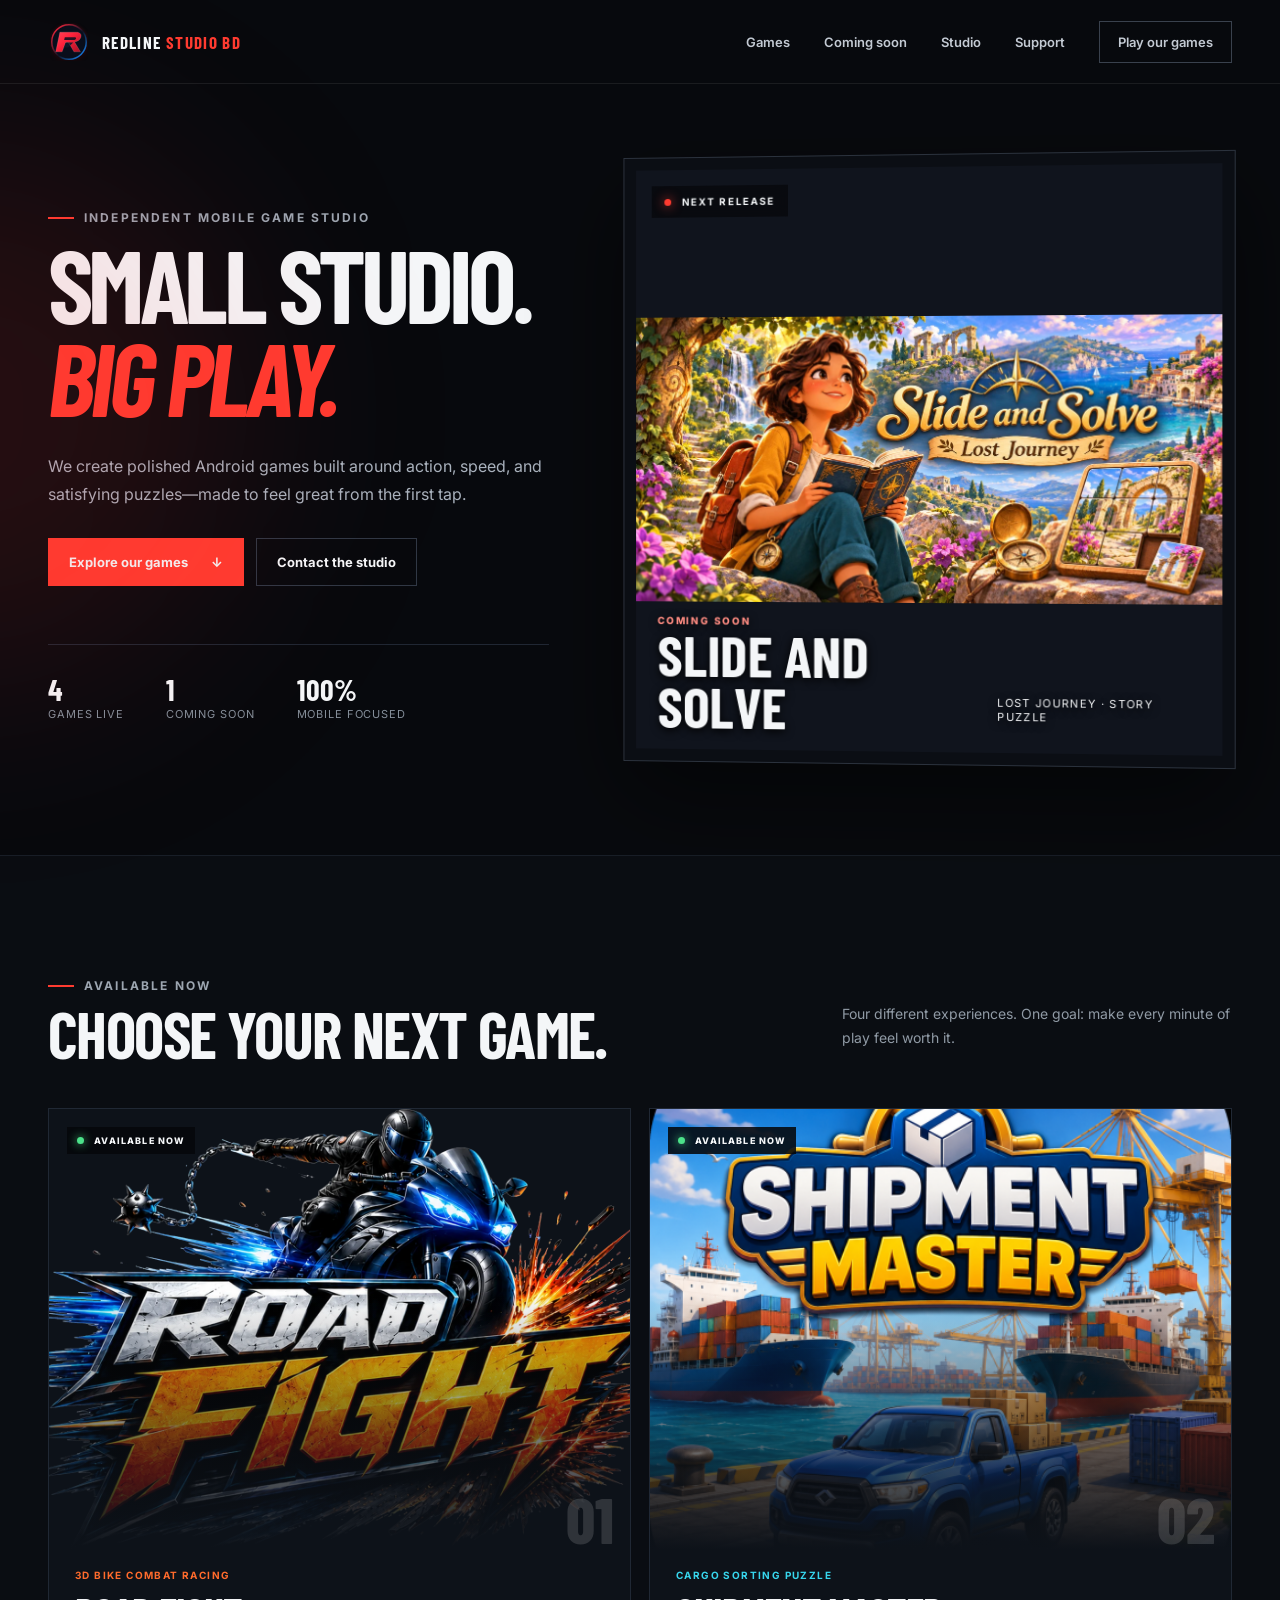
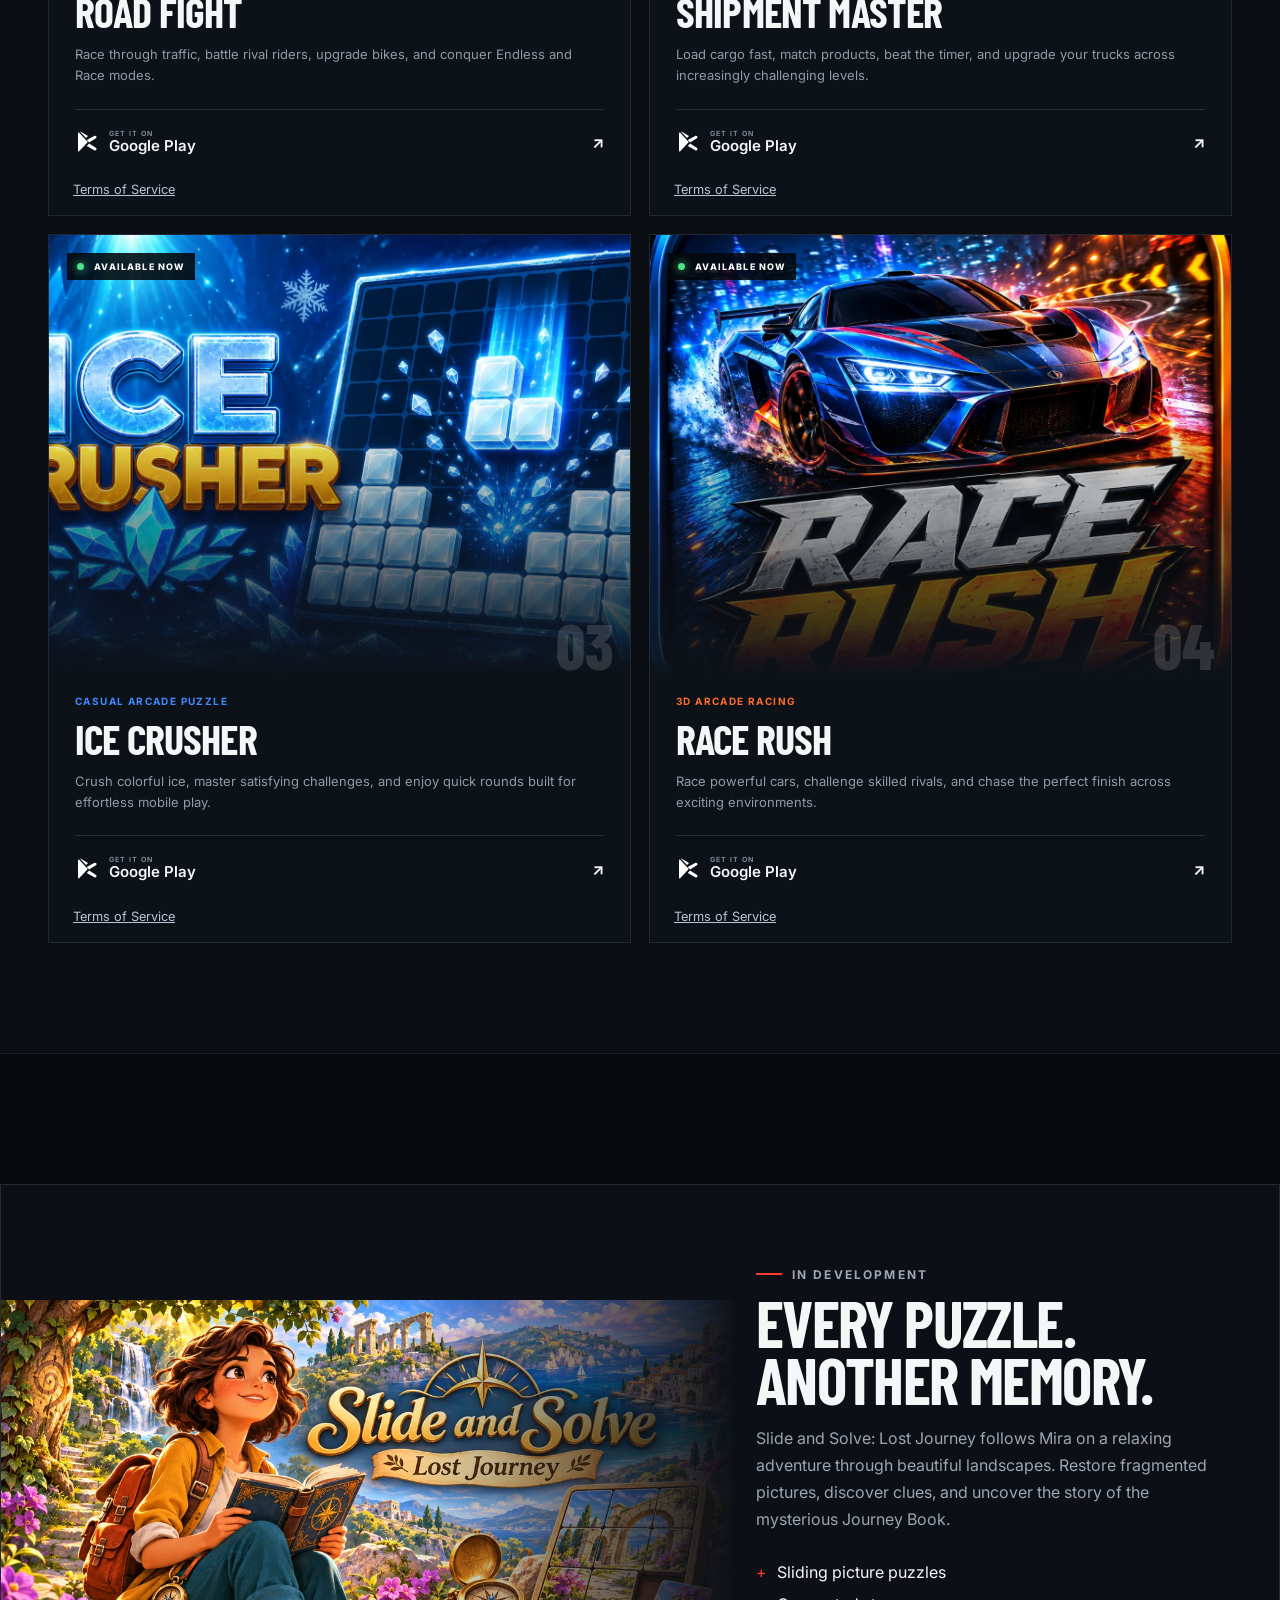
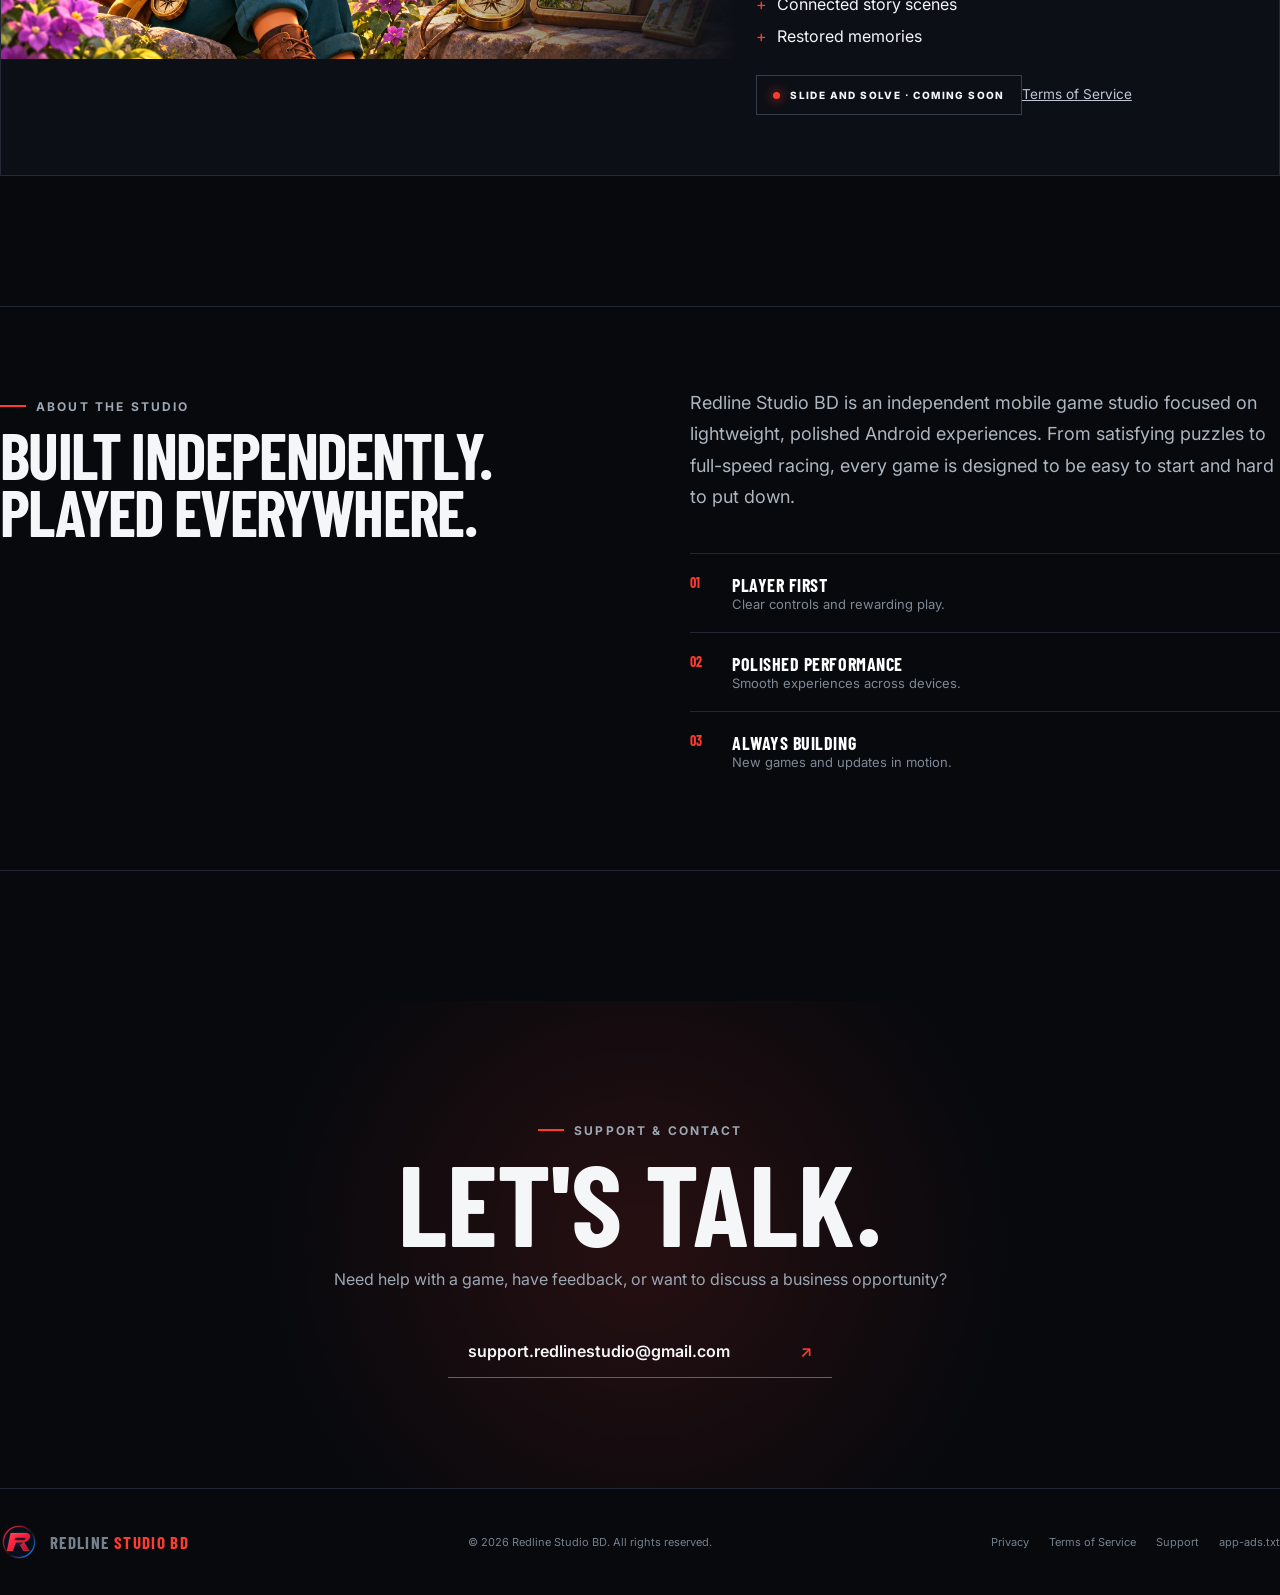
<file: index.html>
<!doctype html>
<html lang="en"><head><meta charset="utf-8"><meta name="viewport" content="width=device-width, initial-scale=1"><title>Redline Studio BD — Independent Mobile Game Studio</title>
<meta name="description" content="Play Road Fight, Shipment Master, Ice Crusher and Race Rush. Slide and Solve: Lost Journey is coming soon from Redline Studio BD.">
<meta property="og:title" content="Redline Studio BD"><meta property="og:description" content="4 games live. Slide and Solve: Lost Journey coming soon."><meta property="og:url" content="https://redlinestudiobd.github.io/"><meta property="og:type" content="website"><meta property="og:image" content="https://redlinestudiobd.github.io/og.png"><meta name="twitter:card" content="summary_large_image"><meta name="twitter:title" content="Redline Studio BD"><meta name="twitter:description" content="4 games live. Slide and Solve: Lost Journey coming soon."><meta name="twitter:image" content="https://redlinestudiobd.github.io/og.png"><link rel="canonical" href="https://redlinestudiobd.github.io/"><link rel="icon" href="/favicon.svg"><link rel="preload" as="image" href="/assets/slide-and-solve.webp"><link rel="stylesheet" href="/assets/index-Hwi8wOhO.css"><style>
.games-grid{grid-template-columns:repeat(2,minmax(0,1fr));} .game-card{min-width:0;} .game-terms{display:block;margin:0 24px 18px;color:#b9c4d3;font-size:.8rem;text-decoration:underline;} .game-terms:hover{color:white;} .hero-art img{aspect-ratio:2.05;object-fit:contain;background:#10141d;} .upcoming-art img{aspect-ratio:2.05;object-fit:contain;width:100%;} .upcoming-copy .legal-link{display:inline-block;margin-top:12px;color:#bbc7d5;text-decoration:underline;font-size:.85rem;} .game-image img{object-fit:cover;} a:focus-visible{outline:2px solid #ff665d;outline-offset:4px;} @media(max-width:640px){.games-grid{grid-template-columns:1fr;}} </style></head><body><main>
<header class="site-header"><a class="brand" href="#home" aria-label="Redline Studio BD home"><img src="/assets/redline-logo.svg" width="42" height="42" alt=""/><span>REDLINE <b>STUDIO BD</b></span></a><nav aria-label="Main navigation"><a href="#games">Games</a><a href="#upcoming">Coming soon</a><a href="#studio">Studio</a><a href="#support">Support</a><a class="nav-cta" href="#games">Play our games</a></nav></header>
<section class="hero" id="home"><div class="hero-glow" aria-hidden="true"></div><div class="hero-copy"><p class="eyebrow"><span></span> Independent mobile game studio</p><h1>Small studio.<br><em>Big play.</em></h1><p class="hero-lead">We create polished Android games built around action, speed, and satisfying puzzles—made to feel great from the first tap.</p><div class="hero-actions"><a class="button primary" href="#games">Explore our games <span>↓</span></a><a class="button ghost" href="mailto:support.redlinestudio@gmail.com">Contact the studio</a></div><div class="hero-stats" aria-label="Studio statistics"><div><strong>4</strong><span>Games live</span></div><div><strong>1</strong><span>Coming soon</span></div><div><strong>100%</strong><span>Mobile focused</span></div></div></div><div class="hero-art" aria-label="Slide and Solve: Lost Journey coming soon"><div class="release-tag"><span></span> NEXT RELEASE</div><img src="/assets/slide-and-solve.webp" alt="Slide and Solve: Lost Journey promotional artwork" width="1200" height="585"><div class="hero-game-meta"><div><span>COMING SOON</span><h2>Slide and Solve</h2></div><p>Lost Journey · Story puzzle</p></div></div></section>
<section class="games-section" id="games"><div class="section-heading"><div><p class="eyebrow"><span></span> Available now</p><h2>Choose your next game.</h2></div><p>Four different experiences. One goal: make every minute of play feel worth it.</p></div><div class="games-grid"><article class="game-card orange"><div class="game-image"><img src="/assets/road-fight.webp" alt="Road Fight game artwork" loading="lazy"/><span class="available"><i></i> AVAILABLE NOW</span><span class="card-number">01</span></div><div class="game-content"><p class="game-category">3D bike combat racing</p><h3>Road Fight</h3><p>Race through traffic, battle rival riders, upgrade bikes, and conquer Endless and Race modes.</p><a href="https://play.google.com/store/apps/details?id=com.redlinestudio.roadfight&amp;hl=en" target="_blank" rel="noopener noreferrer" aria-label="Get Road Fight on Google Play"><svg viewBox="0 0 24 24" aria-hidden="true"><path d="M3.7 2.3a2 2 0 0 0-.7 1.5v16.4c0 .6.3 1.1.7 1.5l9.1-9.7-9.1-9.7Zm10.4 11.1-2.3 2.5 7.5 4.3c.7.4 1.6.2 2-.5.4-.7.2-1.5-.5-2l-6.7-4.3Zm7-7.1c-.5-.6-1.3-.8-2-.4l-7.3 4.2 2.3 2.5 6.8-4.4c.7-.4.9-1.2.2-1.9ZM5 1.7l6 6.4 2-2.1-7.7-4.4L5 1.7Z"/></svg><span><small>GET IT ON</small>Google Play</span><b>↗</b></a></div><a class="game-terms" href="/terms-roadfight.html">Terms of Service</a></article>
<article class="game-card cyan"><div class="game-image"><img src="/assets/shipment-master.webp" alt="Shipment Master game artwork" loading="lazy"/><span class="available"><i></i> AVAILABLE NOW</span><span class="card-number">02</span></div><div class="game-content"><p class="game-category">Cargo sorting puzzle</p><h3>Shipment Master</h3><p>Load cargo fast, match products, beat the timer, and upgrade your trucks across increasingly challenging levels.</p><a href="https://play.google.com/store/apps/details?id=com.redlinestudio.shipmentmaster&amp;hl=en" target="_blank" rel="noopener noreferrer" aria-label="Get Shipment Master on Google Play"><svg viewBox="0 0 24 24" aria-hidden="true"><path d="M3.7 2.3a2 2 0 0 0-.7 1.5v16.4c0 .6.3 1.1.7 1.5l9.1-9.7-9.1-9.7Zm10.4 11.1-2.3 2.5 7.5 4.3c.7.4 1.6.2 2-.5.4-.7.2-1.5-.5-2l-6.7-4.3Zm7-7.1c-.5-.6-1.3-.8-2-.4l-7.3 4.2 2.3 2.5 6.8-4.4c.7-.4.9-1.2.2-1.9ZM5 1.7l6 6.4 2-2.1-7.7-4.4L5 1.7Z"/></svg><span><small>GET IT ON</small>Google Play</span><b>↗</b></a></div><a class="game-terms" href="/terms-shipmentmaster.html">Terms of Service</a></article>
<article class="game-card blue"><div class="game-image"><img src="/assets/ice-crusher.webp" alt="Ice Crusher game artwork" loading="lazy"/><span class="available"><i></i> AVAILABLE NOW</span><span class="card-number">03</span></div><div class="game-content"><p class="game-category">Casual arcade puzzle</p><h3>Ice Crusher</h3><p>Crush colorful ice, master satisfying challenges, and enjoy quick rounds built for effortless mobile play.</p><a href="https://play.google.com/store/apps/details?id=com.redlinestudio.icecrusher&amp;hl=en" target="_blank" rel="noopener noreferrer" aria-label="Get Ice Crusher on Google Play"><svg viewBox="0 0 24 24" aria-hidden="true"><path d="M3.7 2.3a2 2 0 0 0-.7 1.5v16.4c0 .6.3 1.1.7 1.5l9.1-9.7-9.1-9.7Zm10.4 11.1-2.3 2.5 7.5 4.3c.7.4 1.6.2 2-.5.4-.7.2-1.5-.5-2l-6.7-4.3Zm7-7.1c-.5-.6-1.3-.8-2-.4l-7.3 4.2 2.3 2.5 6.8-4.4c.7-.4.9-1.2.2-1.9ZM5 1.7l6 6.4 2-2.1-7.7-4.4L5 1.7Z"/></svg><span><small>GET IT ON</small>Google Play</span><b>↗</b></a></div><a class="game-terms" href="/terms-icecrusher.html">Terms of Service</a></article>
<article class="game-card orange"><div class="game-image"><img src="/assets/race-rush.webp" alt="Race Rush game artwork" loading="lazy"/><span class="available"><i></i> AVAILABLE NOW</span><span class="card-number">04</span></div><div class="game-content"><p class="game-category">3D arcade racing</p><h3>Race Rush</h3><p>Race powerful cars, challenge skilled rivals, and chase the perfect finish across exciting environments.</p><a href="https://play.google.com/store/apps/details?id=com.redlinestudio.racerush&amp;hl=en" target="_blank" rel="noopener noreferrer" aria-label="Get Race Rush on Google Play"><svg viewBox="0 0 24 24" aria-hidden="true"><path d="M3.7 2.3a2 2 0 0 0-.7 1.5v16.4c0 .6.3 1.1.7 1.5l9.1-9.7-9.1-9.7Zm10.4 11.1-2.3 2.5 7.5 4.3c.7.4 1.6.2 2-.5.4-.7.2-1.5-.5-2l-6.7-4.3Zm7-7.1c-.5-.6-1.3-.8-2-.4l-7.3 4.2 2.3 2.5 6.8-4.4c.7-.4.9-1.2.2-1.9ZM5 1.7l6 6.4 2-2.1-7.7-4.4L5 1.7Z"/></svg><span><small>GET IT ON</small>Google Play</span><b>↗</b></a></div><a class="game-terms" href="/terms-racerush.html">Terms of Service</a></article></div></section>
<section class="upcoming-section" id="upcoming"><div class="upcoming-art"><img src="/assets/slide-and-solve.webp" alt="Mira with the Journey Book and a sliding picture puzzle" width="1200" height="585" loading="lazy"></div><div class="upcoming-copy"><p class="eyebrow"><span></span> In development</p><h2>Every puzzle.<br>Another memory.</h2><p>Slide and Solve: Lost Journey follows Mira on a relaxing adventure through beautiful landscapes. Restore fragmented pictures, discover clues, and uncover the story of the mysterious Journey Book.</p><div class="feature-list"><span>Sliding picture puzzles</span><span>Connected story scenes</span><span>Restored memories</span></div><div class="coming-pill"><i></i> SLIDE AND SOLVE · COMING SOON</div><a class="legal-link" href="/terms-slideandsolve.html">Terms of Service</a></div></section>
<section class="studio-section" id="studio"><div class="studio-title"><p class="eyebrow"><span></span> About the studio</p><h2>Built independently.<br>Played everywhere.</h2></div><div class="studio-copy"><p>Redline Studio BD is an independent mobile game studio focused on lightweight, polished Android experiences. From satisfying puzzles to full-speed racing, every game is designed to be easy to start and hard to put down.</p><div class="values"><div><b>01</b><span><strong>Player first</strong>Clear controls and rewarding play.</span></div><div><b>02</b><span><strong>Polished performance</strong>Smooth experiences across devices.</span></div><div><b>03</b><span><strong>Always building</strong>New games and updates in motion.</span></div></div></div></section>
<section class="contact-section" id="support"><p class="eyebrow"><span></span> Support &amp; contact</p><h2>Let's talk.</h2><p>Need help with a game, have feedback, or want to discuss a business opportunity?</p><a href="mailto:support.redlinestudio@gmail.com">support.redlinestudio@gmail.com <span>↗</span></a></section>
<footer><a class="brand" href="#home"><img src="/assets/redline-logo.svg" width="38" height="38" alt=""/><span>REDLINE <b>STUDIO BD</b></span></a><p>© 2026 Redline Studio BD. All rights reserved.</p><div><a href="/privacy.html">Privacy</a><a href="/terms.html">Terms of Service</a><a href="/support.html">Support</a><a href="/app-ads.txt">app-ads.txt</a></div></footer></main></body></html>
</file>
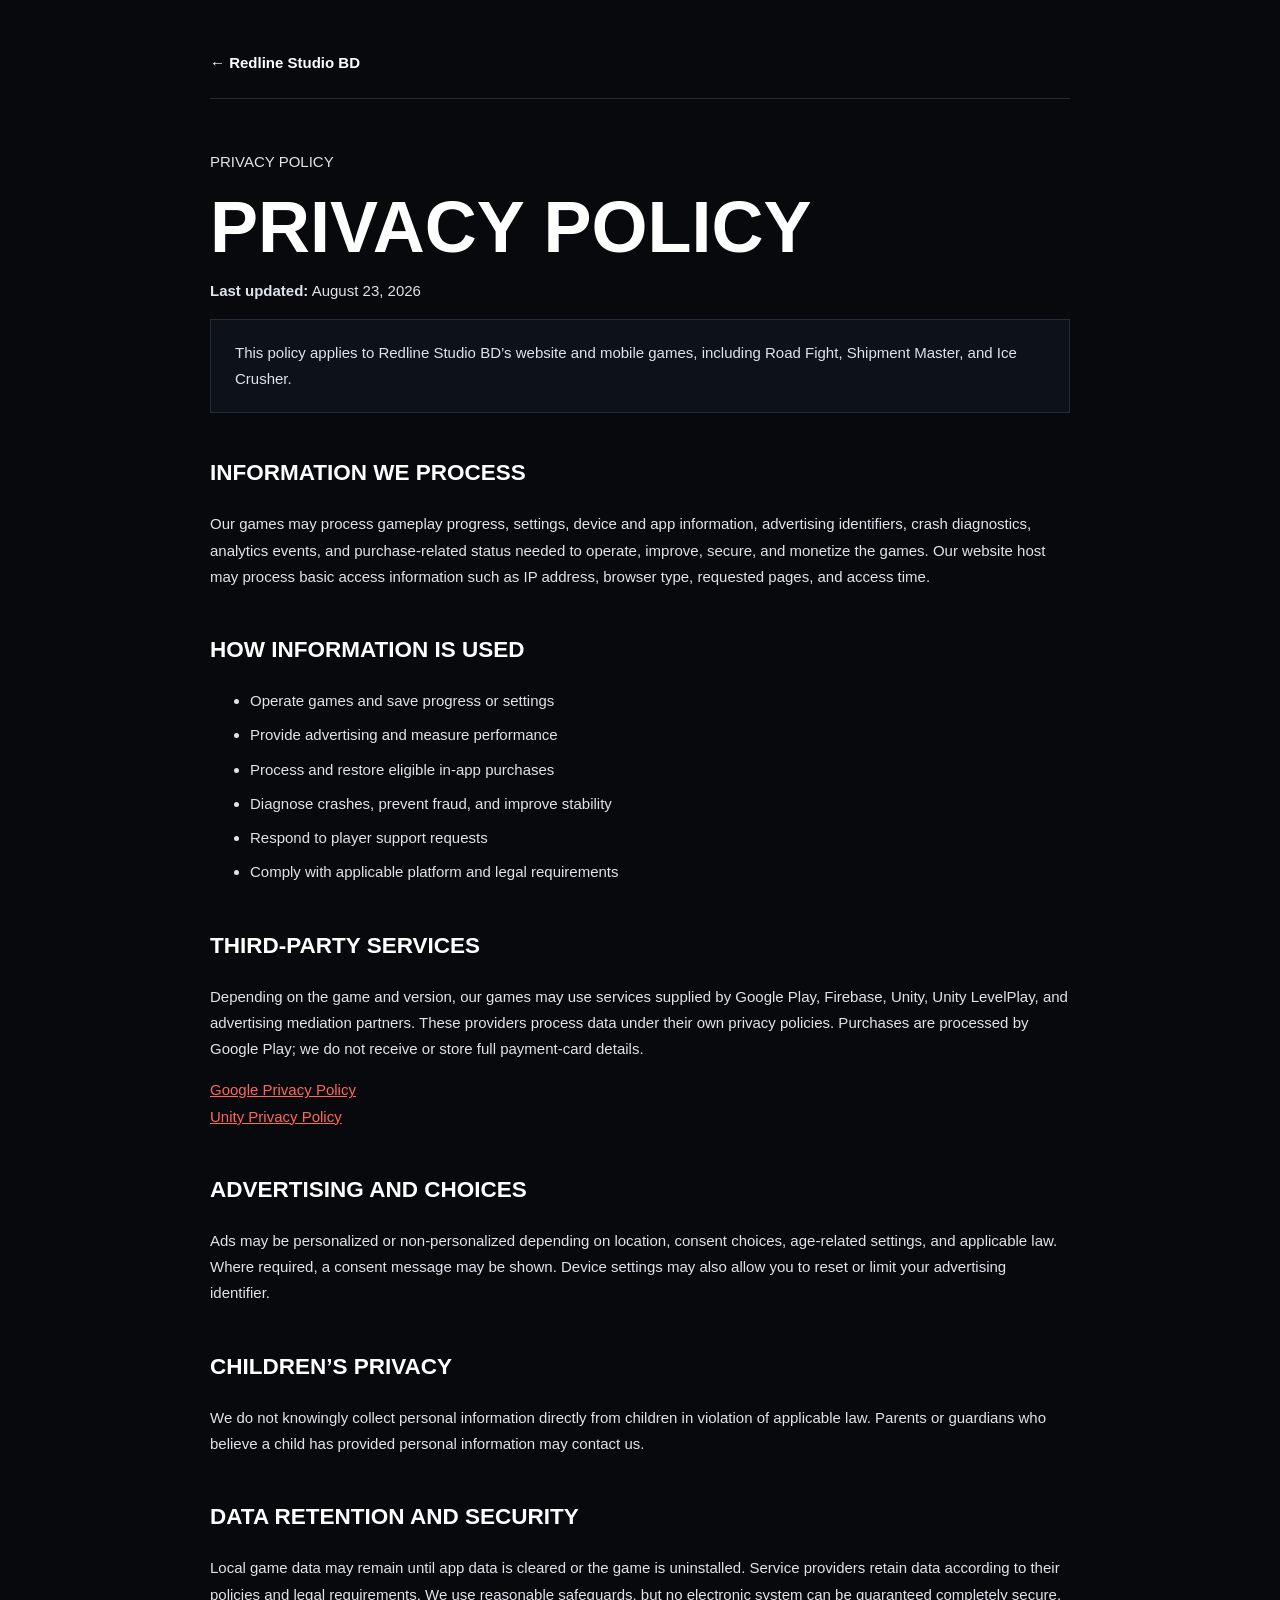
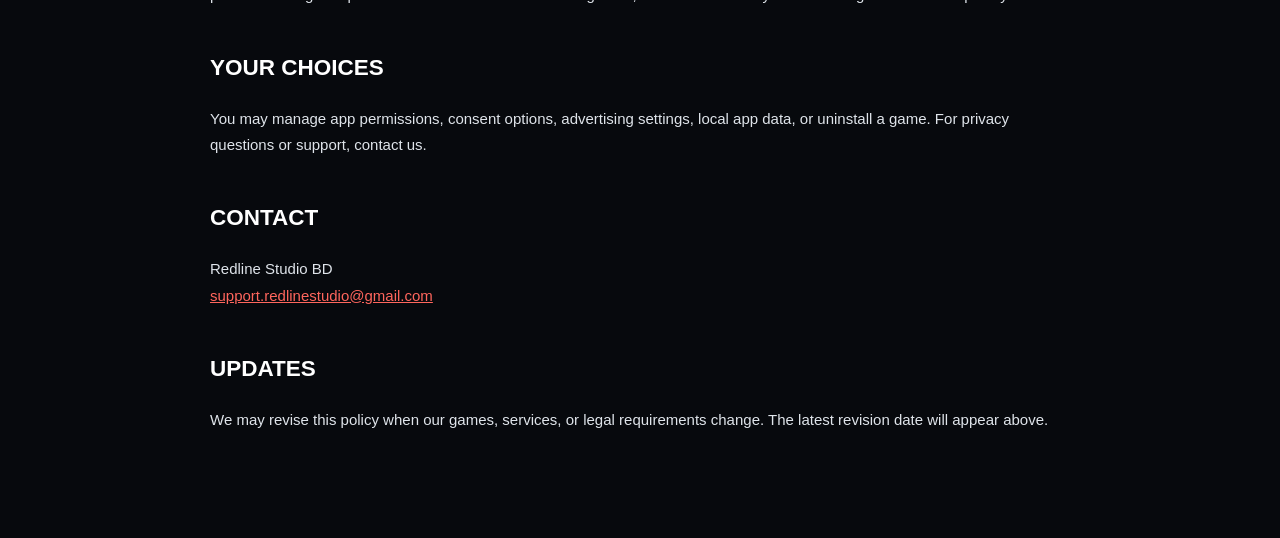
<file: privacy.html>
<!doctype html><html lang="en"><head><meta charset="utf-8"><meta name="viewport" content="width=device-width,initial-scale=1"><title>Privacy Policy — Redline Studio BD</title><meta name="description" content="Privacy Policy for Redline Studio BD games and website."><link rel="icon" href="/favicon.svg"><style>body{margin:0;background:#07090d;color:#dfe4ea;font:15px/1.75 Arial,sans-serif}main{max-width:860px;margin:auto;padding:50px 24px 90px}a{color:#ff665d}header{border-bottom:1px solid #252b34;padding-bottom:22px;margin-bottom:50px}header a{color:#fff;text-decoration:none;font-weight:700}h1,h2{color:#fff;text-transform:uppercase}h1{font-size:clamp(42px,8vw,72px);line-height:1;margin:.2em 0}h2{margin-top:40px}li{margin:8px 0}.notice{background:#0d1118;border:1px solid #252d38;padding:20px 24px}</style></head><body><main><header><a href="/">← Redline Studio BD</a></header><p>PRIVACY POLICY</p><h1>Privacy Policy</h1><p><strong>Last updated:</strong> August 23, 2026</p><div class="notice">This policy applies to Redline Studio BD’s website and mobile games, including Road Fight, Shipment Master, and Ice Crusher.</div><h2>Information we process</h2><p>Our games may process gameplay progress, settings, device and app information, advertising identifiers, crash diagnostics, analytics events, and purchase-related status needed to operate, improve, secure, and monetize the games. Our website host may process basic access information such as IP address, browser type, requested pages, and access time.</p><h2>How information is used</h2><ul><li>Operate games and save progress or settings</li><li>Provide advertising and measure performance</li><li>Process and restore eligible in-app purchases</li><li>Diagnose crashes, prevent fraud, and improve stability</li><li>Respond to player support requests</li><li>Comply with applicable platform and legal requirements</li></ul><h2>Third-party services</h2><p>Depending on the game and version, our games may use services supplied by Google Play, Firebase, Unity, Unity LevelPlay, and advertising mediation partners. These providers process data under their own privacy policies. Purchases are processed by Google Play; we do not receive or store full payment-card details.</p><p><a href="https://policies.google.com/privacy" target="_blank" rel="noopener">Google Privacy Policy</a><br><a href="https://unity.com/legal/privacy-policy" target="_blank" rel="noopener">Unity Privacy Policy</a></p><h2>Advertising and choices</h2><p>Ads may be personalized or non-personalized depending on location, consent choices, age-related settings, and applicable law. Where required, a consent message may be shown. Device settings may also allow you to reset or limit your advertising identifier.</p><h2>Children’s privacy</h2><p>We do not knowingly collect personal information directly from children in violation of applicable law. Parents or guardians who believe a child has provided personal information may contact us.</p><h2>Data retention and security</h2><p>Local game data may remain until app data is cleared or the game is uninstalled. Service providers retain data according to their policies and legal requirements. We use reasonable safeguards, but no electronic system can be guaranteed completely secure.</p><h2>Your choices</h2><p>You may manage app permissions, consent options, advertising settings, local app data, or uninstall a game. For privacy questions or support, contact us.</p><h2>Contact</h2><p>Redline Studio BD<br><a href="mailto:support.redlinestudio@gmail.com">support.redlinestudio@gmail.com</a></p><h2>Updates</h2><p>We may revise this policy when our games, services, or legal requirements change. The latest revision date will appear above.</p></main></body></html>
</file>
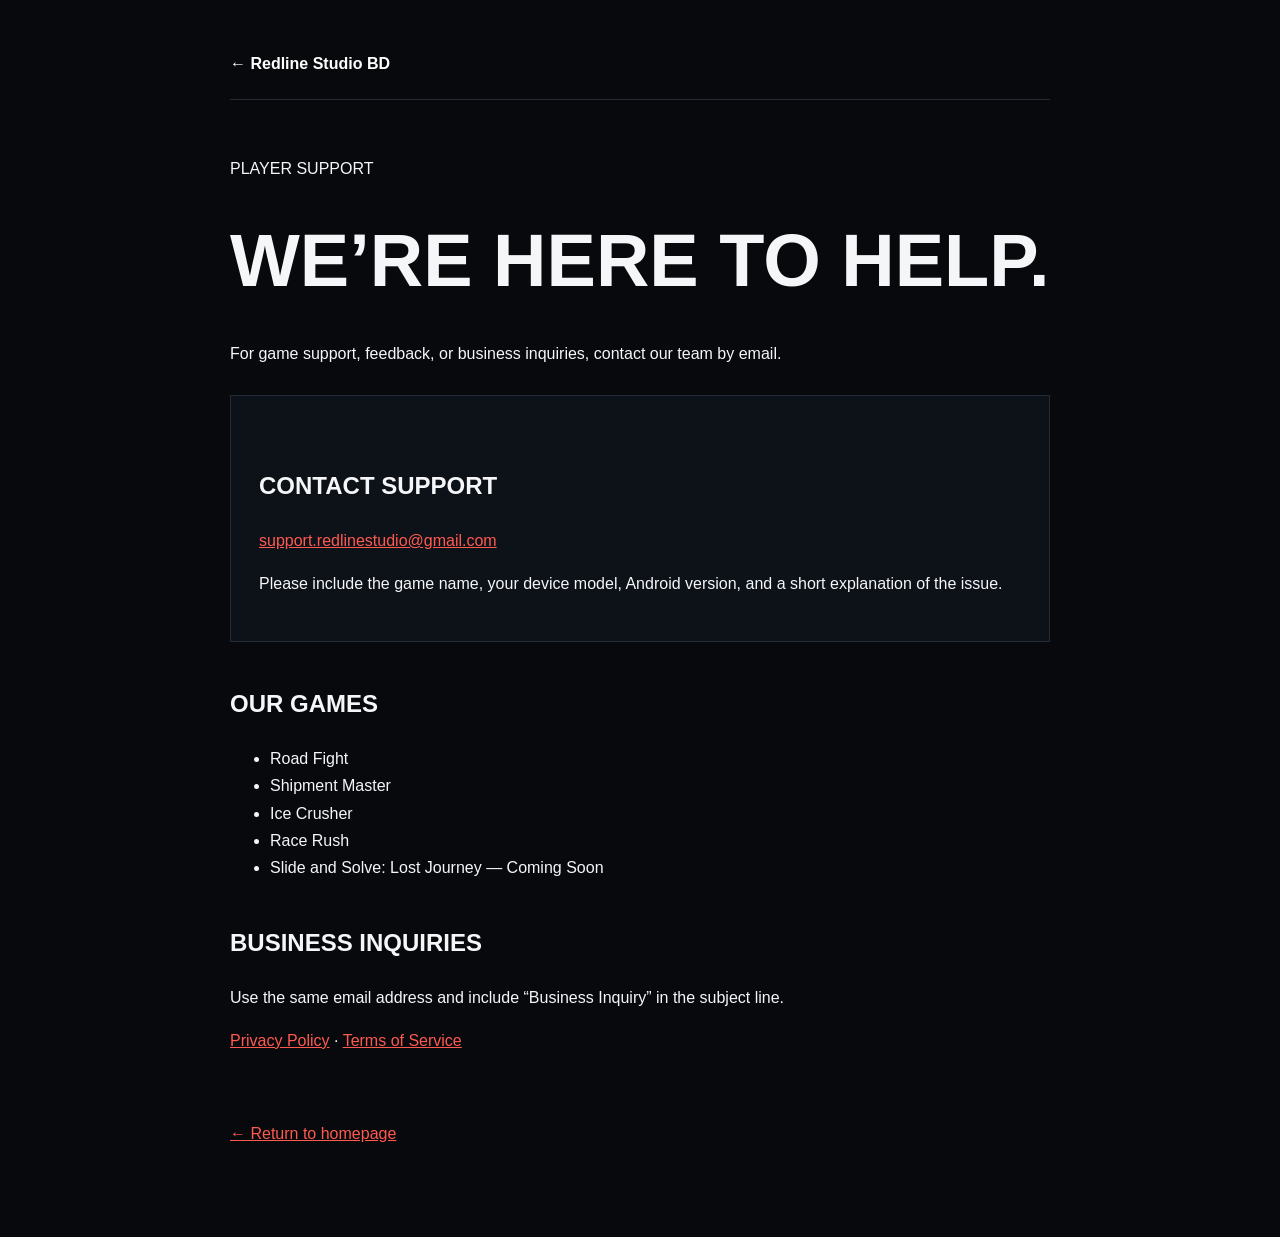
<file: support.html>
<!doctype html><html lang="en"><head><meta charset="utf-8"><meta name="viewport" content="width=device-width,initial-scale=1"><title>Support — Redline Studio BD</title><meta name="description" content="Get support for Redline Studio BD games."><link rel="icon" href="/favicon.svg"><style>body{margin:0;background:#07090d;color:#f4f6f8;font:16px/1.7 Arial,sans-serif}main{max-width:820px;margin:auto;padding:50px 24px 90px}a{color:#ff5a50}header{border-bottom:1px solid #252b34;padding-bottom:22px;margin-bottom:55px}header a{color:#fff;text-decoration:none;font-weight:700}h1,h2{font-family:Arial,sans-serif;text-transform:uppercase}h1{font-size:clamp(42px,8vw,74px);margin:.2em 0}h2{margin-top:42px}.card{background:#0d1118;border:1px solid #242c37;padding:28px;margin-top:28px}.back{display:inline-block;margin-top:50px}</style></head><body><main><header><a href="/">← Redline Studio BD</a></header><p>PLAYER SUPPORT</p><h1>We’re here to help.</h1><p>For game support, feedback, or business inquiries, contact our team by email.</p><div class="card"><h2>Contact support</h2><p><a href="mailto:support.redlinestudio@gmail.com">support.redlinestudio@gmail.com</a></p><p>Please include the game name, your device model, Android version, and a short explanation of the issue.</p></div><h2>Our games</h2><ul><li>Road Fight</li><li>Shipment Master</li><li>Ice Crusher</li><li>Race Rush</li><li>Slide and Solve: Lost Journey — Coming Soon</li></ul><h2>Business inquiries</h2><p>Use the same email address and include “Business Inquiry” in the subject line.</p><p><a href="/privacy.html">Privacy Policy</a> · <a href="/terms.html">Terms of Service</a></p><a class="back" href="/">← Return to homepage</a></main></body></html>
</file>
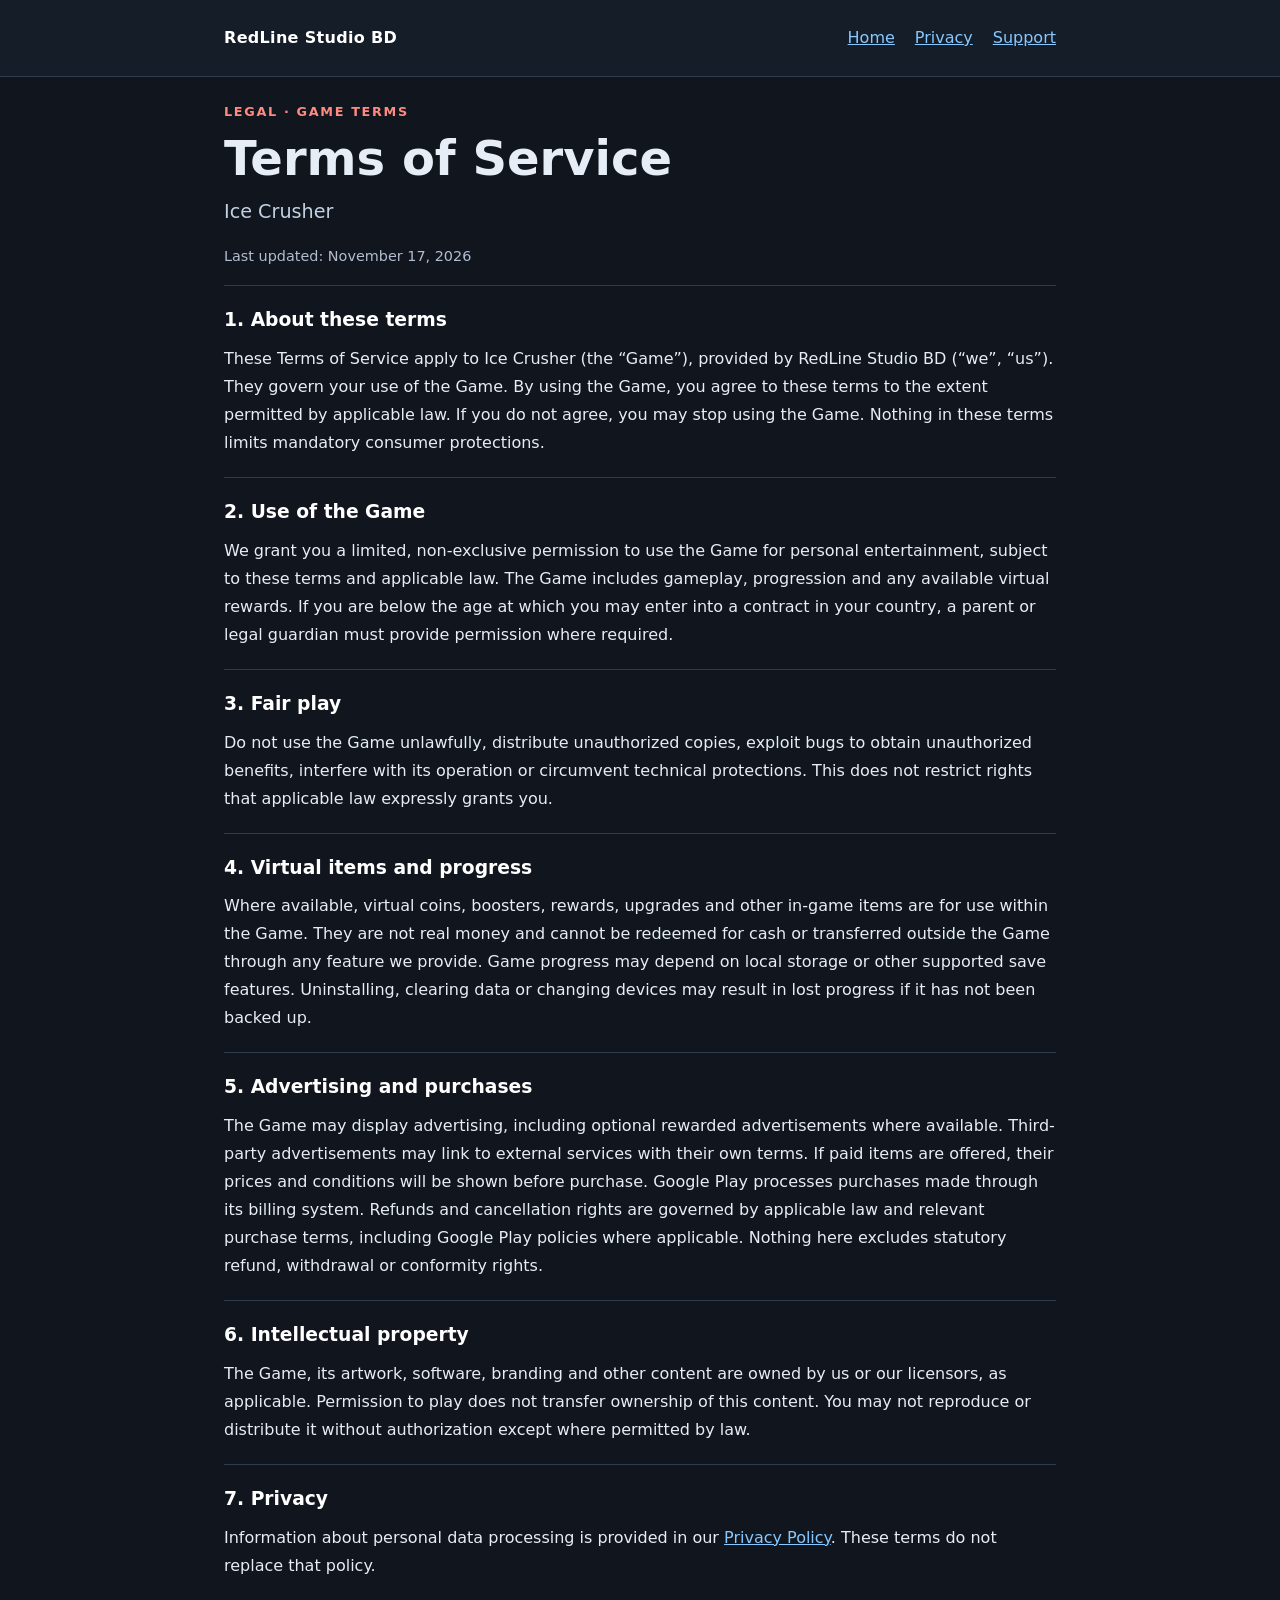
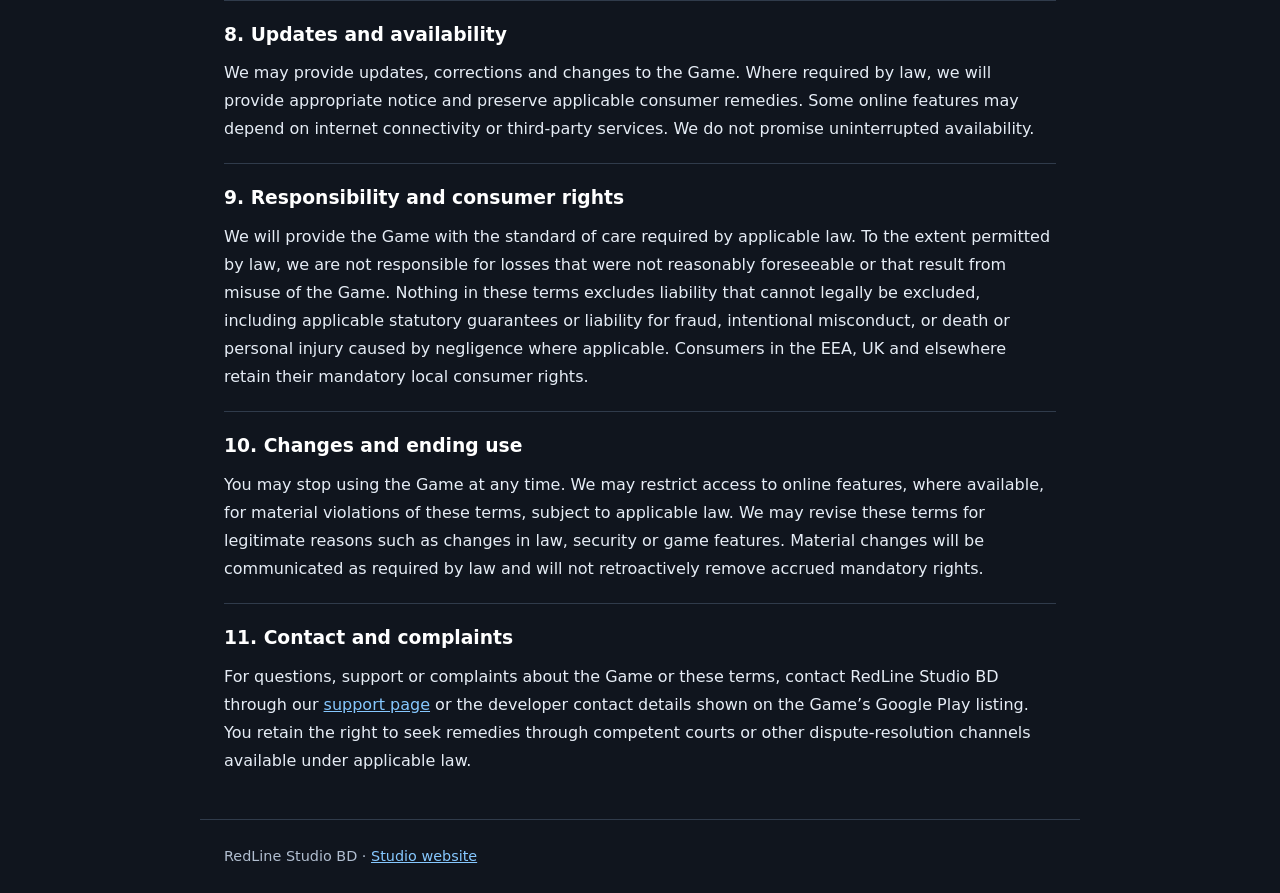
<file: terms-icecrusher.html>
<!doctype html>
<html lang="en"><head><meta charset="utf-8"><meta name="viewport" content="width=device-width,initial-scale=1"><meta name="description" content="Terms of Service for Ice Crusher by RedLine Studio BD"><title>Ice Crusher | Terms of Service</title><link rel="icon" href="favicon.svg" type="image/svg+xml"><style>
*{box-sizing:border-box}body{margin:0;background:#10151e;color:#e6edf6;font:16px/1.75 system-ui,-apple-system,BlinkMacSystemFont,'Segoe UI',sans-serif}header{border-bottom:1px solid #303b4b;background:#151d29}nav,main,footer{max-width:880px;margin:auto;padding:24px}nav{display:flex;align-items:center;gap:20px;flex-wrap:wrap}nav strong{color:#fff;margin-right:auto;letter-spacing:.02em}a{color:#86c8ff}a:focus-visible{outline:2px solid #86c8ff;outline-offset:4px}.label{text-transform:uppercase;letter-spacing:.13em;color:#ff8b80;font-size:.8rem;font-weight:700}h1{font-size:clamp(2rem,5vw,3rem);line-height:1.15;margin:.5rem 0}.sub{font-size:1.2rem;color:#c2d1e4}section{border-top:1px solid #303b4b;padding:18px 0 4px}h2{font-size:1.17rem;margin:0 0 .5rem;color:#fff}p{margin:0 0 1rem}footer{color:#b1bed0;border-top:1px solid #303b4b;font-size:.9rem}.date{color:#b1bed0;font-size:.9rem}
</style></head><body><header><nav><strong>RedLine Studio BD</strong><a href="index.html">Home</a><a href="privacy.html">Privacy</a><a href="support.html">Support</a></nav></header><main><div class="label">Legal · Game terms</div><h1>Terms of Service</h1><p class="sub">Ice Crusher</p><p class="date">Last updated: November 17, 2026</p><section><h2>1. About these terms</h2><p>These Terms of Service apply to Ice Crusher (the “Game”), provided by RedLine Studio BD (“we”, “us”). They govern your use of the Game. By using the Game, you agree to these terms to the extent permitted by applicable law. If you do not agree, you may stop using the Game. Nothing in these terms limits mandatory consumer protections.</p></section>
<section><h2>2. Use of the Game</h2><p>We grant you a limited, non-exclusive permission to use the Game for personal entertainment, subject to these terms and applicable law. The Game includes gameplay, progression and any available virtual rewards. If you are below the age at which you may enter into a contract in your country, a parent or legal guardian must provide permission where required.</p></section>
<section><h2>3. Fair play</h2><p>Do not use the Game unlawfully, distribute unauthorized copies, exploit bugs to obtain unauthorized benefits, interfere with its operation or circumvent technical protections. This does not restrict rights that applicable law expressly grants you.</p></section>
<section><h2>4. Virtual items and progress</h2><p>Where available, virtual coins, boosters, rewards, upgrades and other in-game items are for use within the Game. They are not real money and cannot be redeemed for cash or transferred outside the Game through any feature we provide. Game progress may depend on local storage or other supported save features. Uninstalling, clearing data or changing devices may result in lost progress if it has not been backed up.</p></section>
<section><h2>5. Advertising and purchases</h2><p>The Game may display advertising, including optional rewarded advertisements where available. Third-party advertisements may link to external services with their own terms. If paid items are offered, their prices and conditions will be shown before purchase. Google Play processes purchases made through its billing system. Refunds and cancellation rights are governed by applicable law and relevant purchase terms, including Google Play policies where applicable. Nothing here excludes statutory refund, withdrawal or conformity rights.</p></section>
<section><h2>6. Intellectual property</h2><p>The Game, its artwork, software, branding and other content are owned by us or our licensors, as applicable. Permission to play does not transfer ownership of this content. You may not reproduce or distribute it without authorization except where permitted by law.</p></section>
<section><h2>7. Privacy</h2><p>Information about personal data processing is provided in our <a href="privacy.html">Privacy Policy</a>. These terms do not replace that policy.</p></section>
<section><h2>8. Updates and availability</h2><p>We may provide updates, corrections and changes to the Game. Where required by law, we will provide appropriate notice and preserve applicable consumer remedies. Some online features may depend on internet connectivity or third-party services. We do not promise uninterrupted availability.</p></section>
<section><h2>9. Responsibility and consumer rights</h2><p>We will provide the Game with the standard of care required by applicable law. To the extent permitted by law, we are not responsible for losses that were not reasonably foreseeable or that result from misuse of the Game. Nothing in these terms excludes liability that cannot legally be excluded, including applicable statutory guarantees or liability for fraud, intentional misconduct, or death or personal injury caused by negligence where applicable. Consumers in the EEA, UK and elsewhere retain their mandatory local consumer rights.</p></section>
<section><h2>10. Changes and ending use</h2><p>You may stop using the Game at any time. We may restrict access to online features, where available, for material violations of these terms, subject to applicable law. We may revise these terms for legitimate reasons such as changes in law, security or game features. Material changes will be communicated as required by law and will not retroactively remove accrued mandatory rights.</p></section>
<section><h2>11. Contact and complaints</h2><p>For questions, support or complaints about the Game or these terms, contact RedLine Studio BD through our <a href="support.html">support page</a> or the developer contact details shown on the Game’s Google Play listing. You retain the right to seek remedies through competent courts or other dispute-resolution channels available under applicable law.</p></section></main><footer>RedLine Studio BD · <a href="index.html">Studio website</a></footer></body></html>
</file>
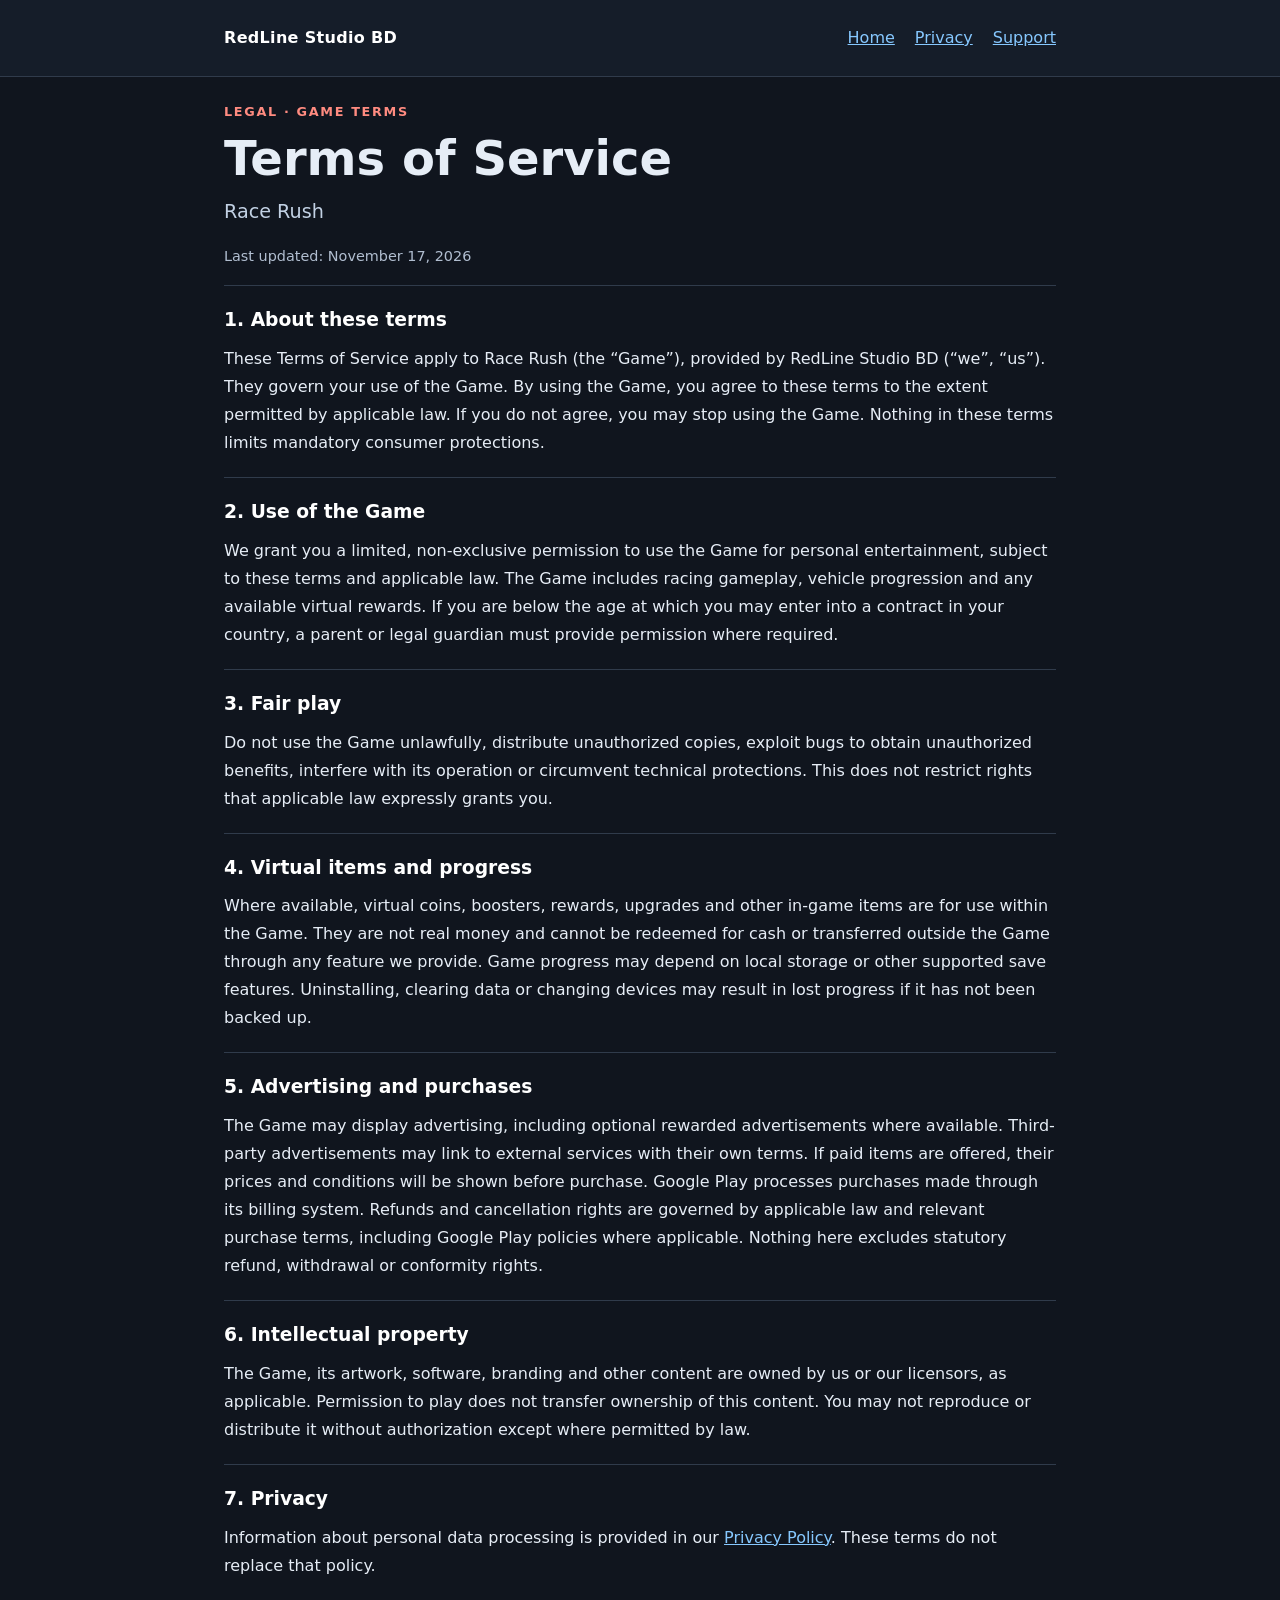
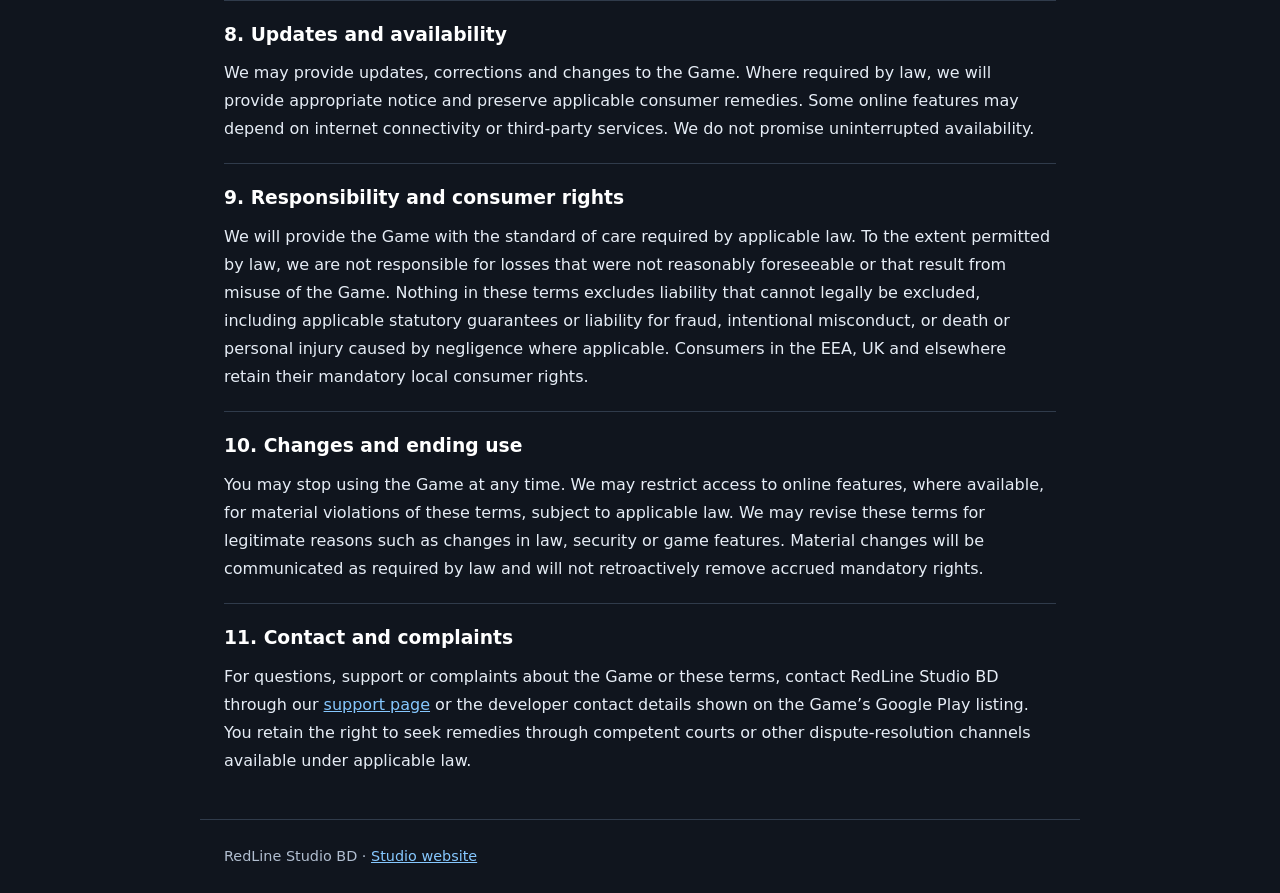
<file: terms-racerush.html>
<!doctype html>
<html lang="en"><head><meta charset="utf-8"><meta name="viewport" content="width=device-width,initial-scale=1"><meta name="description" content="Terms of Service for Race Rush by RedLine Studio BD"><title>Race Rush | Terms of Service</title><link rel="icon" href="favicon.svg" type="image/svg+xml"><style>
*{box-sizing:border-box}body{margin:0;background:#10151e;color:#e6edf6;font:16px/1.75 system-ui,-apple-system,BlinkMacSystemFont,'Segoe UI',sans-serif}header{border-bottom:1px solid #303b4b;background:#151d29}nav,main,footer{max-width:880px;margin:auto;padding:24px}nav{display:flex;align-items:center;gap:20px;flex-wrap:wrap}nav strong{color:#fff;margin-right:auto;letter-spacing:.02em}a{color:#86c8ff}a:focus-visible{outline:2px solid #86c8ff;outline-offset:4px}.label{text-transform:uppercase;letter-spacing:.13em;color:#ff8b80;font-size:.8rem;font-weight:700}h1{font-size:clamp(2rem,5vw,3rem);line-height:1.15;margin:.5rem 0}.sub{font-size:1.2rem;color:#c2d1e4}section{border-top:1px solid #303b4b;padding:18px 0 4px}h2{font-size:1.17rem;margin:0 0 .5rem;color:#fff}p{margin:0 0 1rem}footer{color:#b1bed0;border-top:1px solid #303b4b;font-size:.9rem}.date{color:#b1bed0;font-size:.9rem}
</style></head><body><header><nav><strong>RedLine Studio BD</strong><a href="index.html">Home</a><a href="privacy.html">Privacy</a><a href="support.html">Support</a></nav></header><main><div class="label">Legal · Game terms</div><h1>Terms of Service</h1><p class="sub">Race Rush</p><p class="date">Last updated: November 17, 2026</p><section><h2>1. About these terms</h2><p>These Terms of Service apply to Race Rush (the “Game”), provided by RedLine Studio BD (“we”, “us”). They govern your use of the Game. By using the Game, you agree to these terms to the extent permitted by applicable law. If you do not agree, you may stop using the Game. Nothing in these terms limits mandatory consumer protections.</p></section>
<section><h2>2. Use of the Game</h2><p>We grant you a limited, non-exclusive permission to use the Game for personal entertainment, subject to these terms and applicable law. The Game includes racing gameplay, vehicle progression and any available virtual rewards. If you are below the age at which you may enter into a contract in your country, a parent or legal guardian must provide permission where required.</p></section>
<section><h2>3. Fair play</h2><p>Do not use the Game unlawfully, distribute unauthorized copies, exploit bugs to obtain unauthorized benefits, interfere with its operation or circumvent technical protections. This does not restrict rights that applicable law expressly grants you.</p></section>
<section><h2>4. Virtual items and progress</h2><p>Where available, virtual coins, boosters, rewards, upgrades and other in-game items are for use within the Game. They are not real money and cannot be redeemed for cash or transferred outside the Game through any feature we provide. Game progress may depend on local storage or other supported save features. Uninstalling, clearing data or changing devices may result in lost progress if it has not been backed up.</p></section>
<section><h2>5. Advertising and purchases</h2><p>The Game may display advertising, including optional rewarded advertisements where available. Third-party advertisements may link to external services with their own terms. If paid items are offered, their prices and conditions will be shown before purchase. Google Play processes purchases made through its billing system. Refunds and cancellation rights are governed by applicable law and relevant purchase terms, including Google Play policies where applicable. Nothing here excludes statutory refund, withdrawal or conformity rights.</p></section>
<section><h2>6. Intellectual property</h2><p>The Game, its artwork, software, branding and other content are owned by us or our licensors, as applicable. Permission to play does not transfer ownership of this content. You may not reproduce or distribute it without authorization except where permitted by law.</p></section>
<section><h2>7. Privacy</h2><p>Information about personal data processing is provided in our <a href="privacy.html">Privacy Policy</a>. These terms do not replace that policy.</p></section>
<section><h2>8. Updates and availability</h2><p>We may provide updates, corrections and changes to the Game. Where required by law, we will provide appropriate notice and preserve applicable consumer remedies. Some online features may depend on internet connectivity or third-party services. We do not promise uninterrupted availability.</p></section>
<section><h2>9. Responsibility and consumer rights</h2><p>We will provide the Game with the standard of care required by applicable law. To the extent permitted by law, we are not responsible for losses that were not reasonably foreseeable or that result from misuse of the Game. Nothing in these terms excludes liability that cannot legally be excluded, including applicable statutory guarantees or liability for fraud, intentional misconduct, or death or personal injury caused by negligence where applicable. Consumers in the EEA, UK and elsewhere retain their mandatory local consumer rights.</p></section>
<section><h2>10. Changes and ending use</h2><p>You may stop using the Game at any time. We may restrict access to online features, where available, for material violations of these terms, subject to applicable law. We may revise these terms for legitimate reasons such as changes in law, security or game features. Material changes will be communicated as required by law and will not retroactively remove accrued mandatory rights.</p></section>
<section><h2>11. Contact and complaints</h2><p>For questions, support or complaints about the Game or these terms, contact RedLine Studio BD through our <a href="support.html">support page</a> or the developer contact details shown on the Game’s Google Play listing. You retain the right to seek remedies through competent courts or other dispute-resolution channels available under applicable law.</p></section></main><footer>RedLine Studio BD · <a href="index.html">Studio website</a></footer></body></html>
</file>
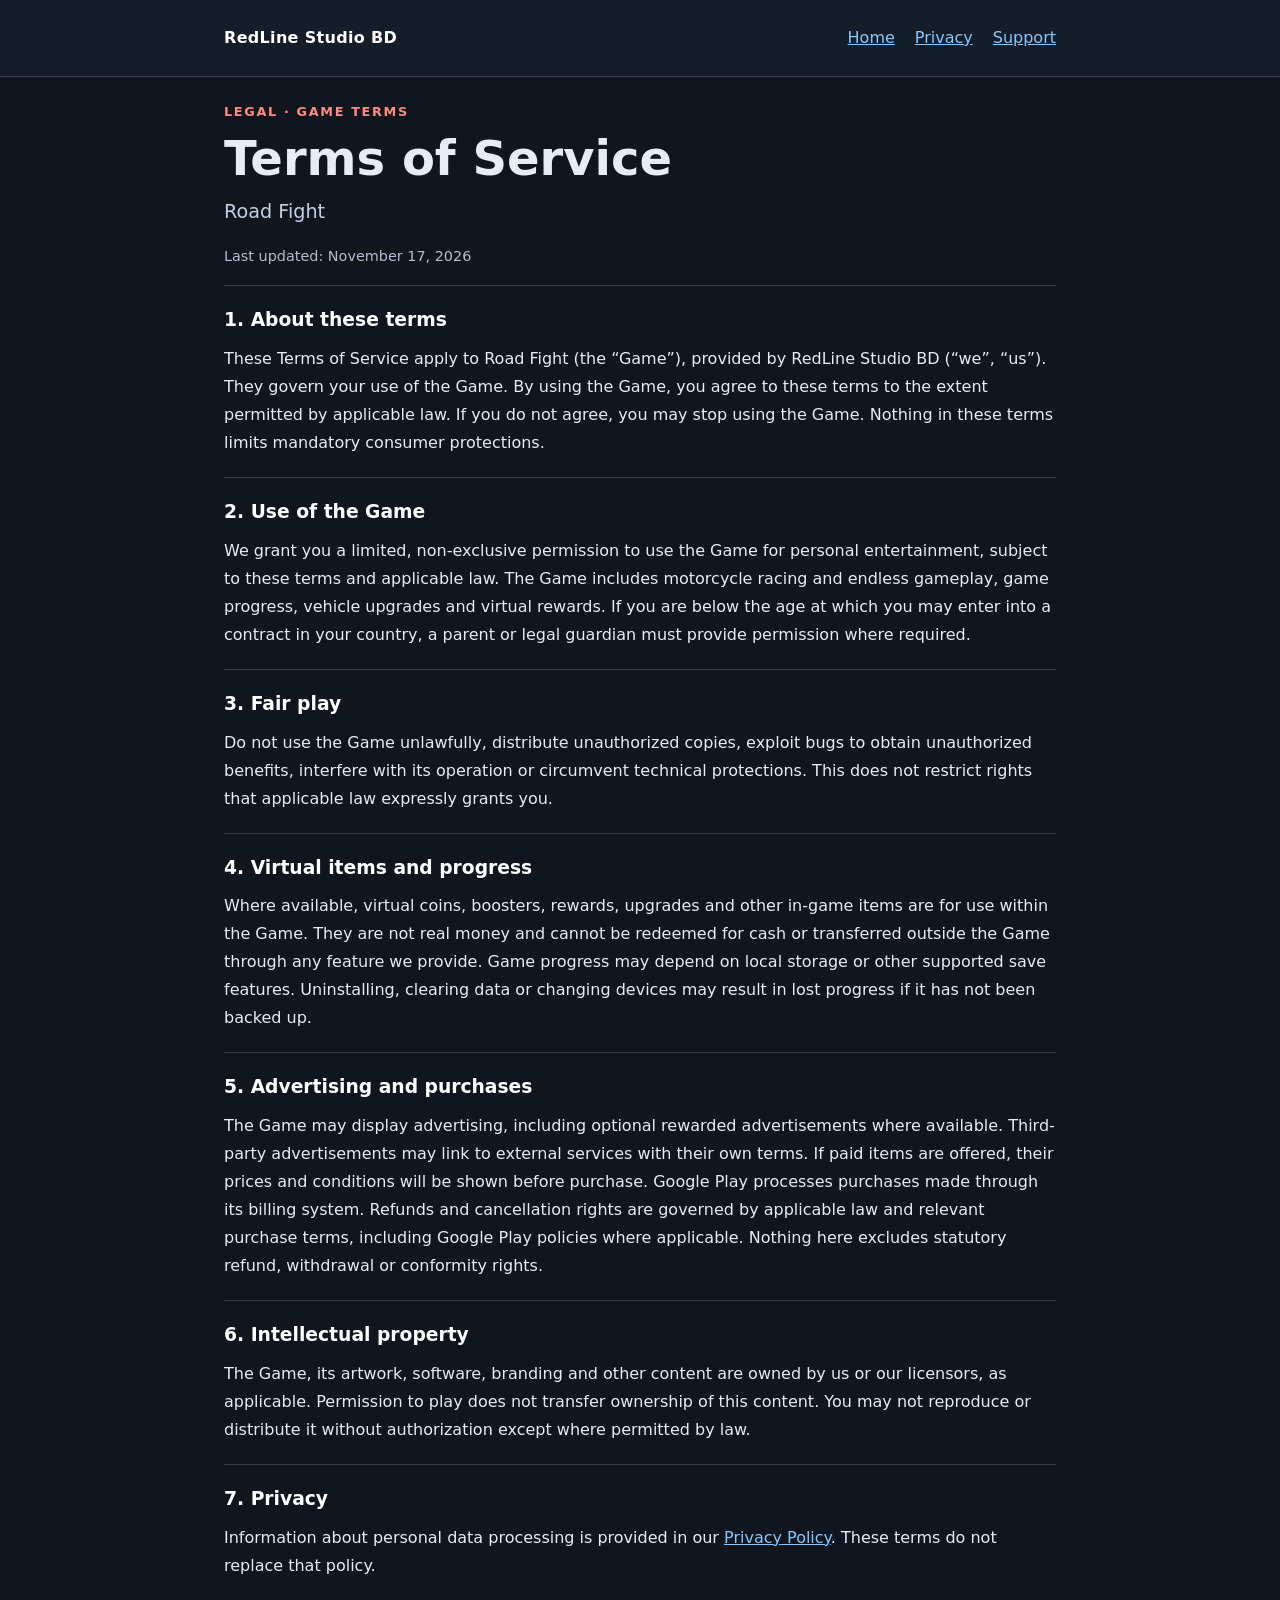
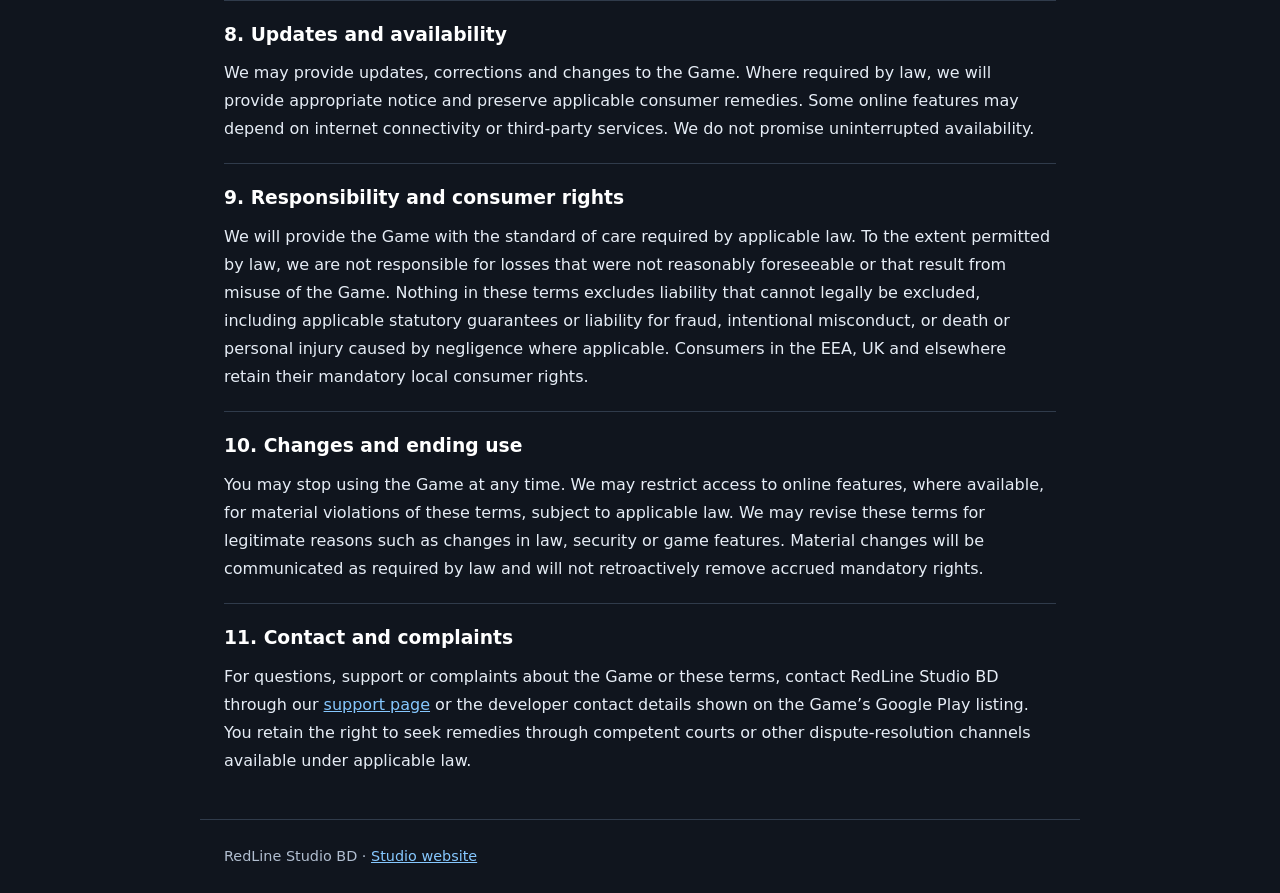
<file: terms-roadfight.html>
<!doctype html>
<html lang="en"><head><meta charset="utf-8"><meta name="viewport" content="width=device-width,initial-scale=1"><meta name="description" content="Terms of Service for Road Fight by RedLine Studio BD"><title>Road Fight | Terms of Service</title><link rel="icon" href="favicon.svg" type="image/svg+xml"><style>
*{box-sizing:border-box}body{margin:0;background:#10151e;color:#e6edf6;font:16px/1.75 system-ui,-apple-system,BlinkMacSystemFont,'Segoe UI',sans-serif}header{border-bottom:1px solid #303b4b;background:#151d29}nav,main,footer{max-width:880px;margin:auto;padding:24px}nav{display:flex;align-items:center;gap:20px;flex-wrap:wrap}nav strong{color:#fff;margin-right:auto;letter-spacing:.02em}a{color:#86c8ff}a:focus-visible{outline:2px solid #86c8ff;outline-offset:4px}.label{text-transform:uppercase;letter-spacing:.13em;color:#ff8b80;font-size:.8rem;font-weight:700}h1{font-size:clamp(2rem,5vw,3rem);line-height:1.15;margin:.5rem 0}.sub{font-size:1.2rem;color:#c2d1e4}section{border-top:1px solid #303b4b;padding:18px 0 4px}h2{font-size:1.17rem;margin:0 0 .5rem;color:#fff}p{margin:0 0 1rem}footer{color:#b1bed0;border-top:1px solid #303b4b;font-size:.9rem}.date{color:#b1bed0;font-size:.9rem}
</style></head><body><header><nav><strong>RedLine Studio BD</strong><a href="index.html">Home</a><a href="privacy.html">Privacy</a><a href="support.html">Support</a></nav></header><main><div class="label">Legal · Game terms</div><h1>Terms of Service</h1><p class="sub">Road Fight</p><p class="date">Last updated: November 17, 2026</p><section><h2>1. About these terms</h2><p>These Terms of Service apply to Road Fight (the “Game”), provided by RedLine Studio BD (“we”, “us”). They govern your use of the Game. By using the Game, you agree to these terms to the extent permitted by applicable law. If you do not agree, you may stop using the Game. Nothing in these terms limits mandatory consumer protections.</p></section>
<section><h2>2. Use of the Game</h2><p>We grant you a limited, non-exclusive permission to use the Game for personal entertainment, subject to these terms and applicable law. The Game includes motorcycle racing and endless gameplay, game progress, vehicle upgrades and virtual rewards. If you are below the age at which you may enter into a contract in your country, a parent or legal guardian must provide permission where required.</p></section>
<section><h2>3. Fair play</h2><p>Do not use the Game unlawfully, distribute unauthorized copies, exploit bugs to obtain unauthorized benefits, interfere with its operation or circumvent technical protections. This does not restrict rights that applicable law expressly grants you.</p></section>
<section><h2>4. Virtual items and progress</h2><p>Where available, virtual coins, boosters, rewards, upgrades and other in-game items are for use within the Game. They are not real money and cannot be redeemed for cash or transferred outside the Game through any feature we provide. Game progress may depend on local storage or other supported save features. Uninstalling, clearing data or changing devices may result in lost progress if it has not been backed up.</p></section>
<section><h2>5. Advertising and purchases</h2><p>The Game may display advertising, including optional rewarded advertisements where available. Third-party advertisements may link to external services with their own terms. If paid items are offered, their prices and conditions will be shown before purchase. Google Play processes purchases made through its billing system. Refunds and cancellation rights are governed by applicable law and relevant purchase terms, including Google Play policies where applicable. Nothing here excludes statutory refund, withdrawal or conformity rights.</p></section>
<section><h2>6. Intellectual property</h2><p>The Game, its artwork, software, branding and other content are owned by us or our licensors, as applicable. Permission to play does not transfer ownership of this content. You may not reproduce or distribute it without authorization except where permitted by law.</p></section>
<section><h2>7. Privacy</h2><p>Information about personal data processing is provided in our <a href="privacy.html">Privacy Policy</a>. These terms do not replace that policy.</p></section>
<section><h2>8. Updates and availability</h2><p>We may provide updates, corrections and changes to the Game. Where required by law, we will provide appropriate notice and preserve applicable consumer remedies. Some online features may depend on internet connectivity or third-party services. We do not promise uninterrupted availability.</p></section>
<section><h2>9. Responsibility and consumer rights</h2><p>We will provide the Game with the standard of care required by applicable law. To the extent permitted by law, we are not responsible for losses that were not reasonably foreseeable or that result from misuse of the Game. Nothing in these terms excludes liability that cannot legally be excluded, including applicable statutory guarantees or liability for fraud, intentional misconduct, or death or personal injury caused by negligence where applicable. Consumers in the EEA, UK and elsewhere retain their mandatory local consumer rights.</p></section>
<section><h2>10. Changes and ending use</h2><p>You may stop using the Game at any time. We may restrict access to online features, where available, for material violations of these terms, subject to applicable law. We may revise these terms for legitimate reasons such as changes in law, security or game features. Material changes will be communicated as required by law and will not retroactively remove accrued mandatory rights.</p></section>
<section><h2>11. Contact and complaints</h2><p>For questions, support or complaints about the Game or these terms, contact RedLine Studio BD through our <a href="support.html">support page</a> or the developer contact details shown on the Game’s Google Play listing. You retain the right to seek remedies through competent courts or other dispute-resolution channels available under applicable law.</p></section></main><footer>RedLine Studio BD · <a href="index.html">Studio website</a></footer></body></html>
</file>
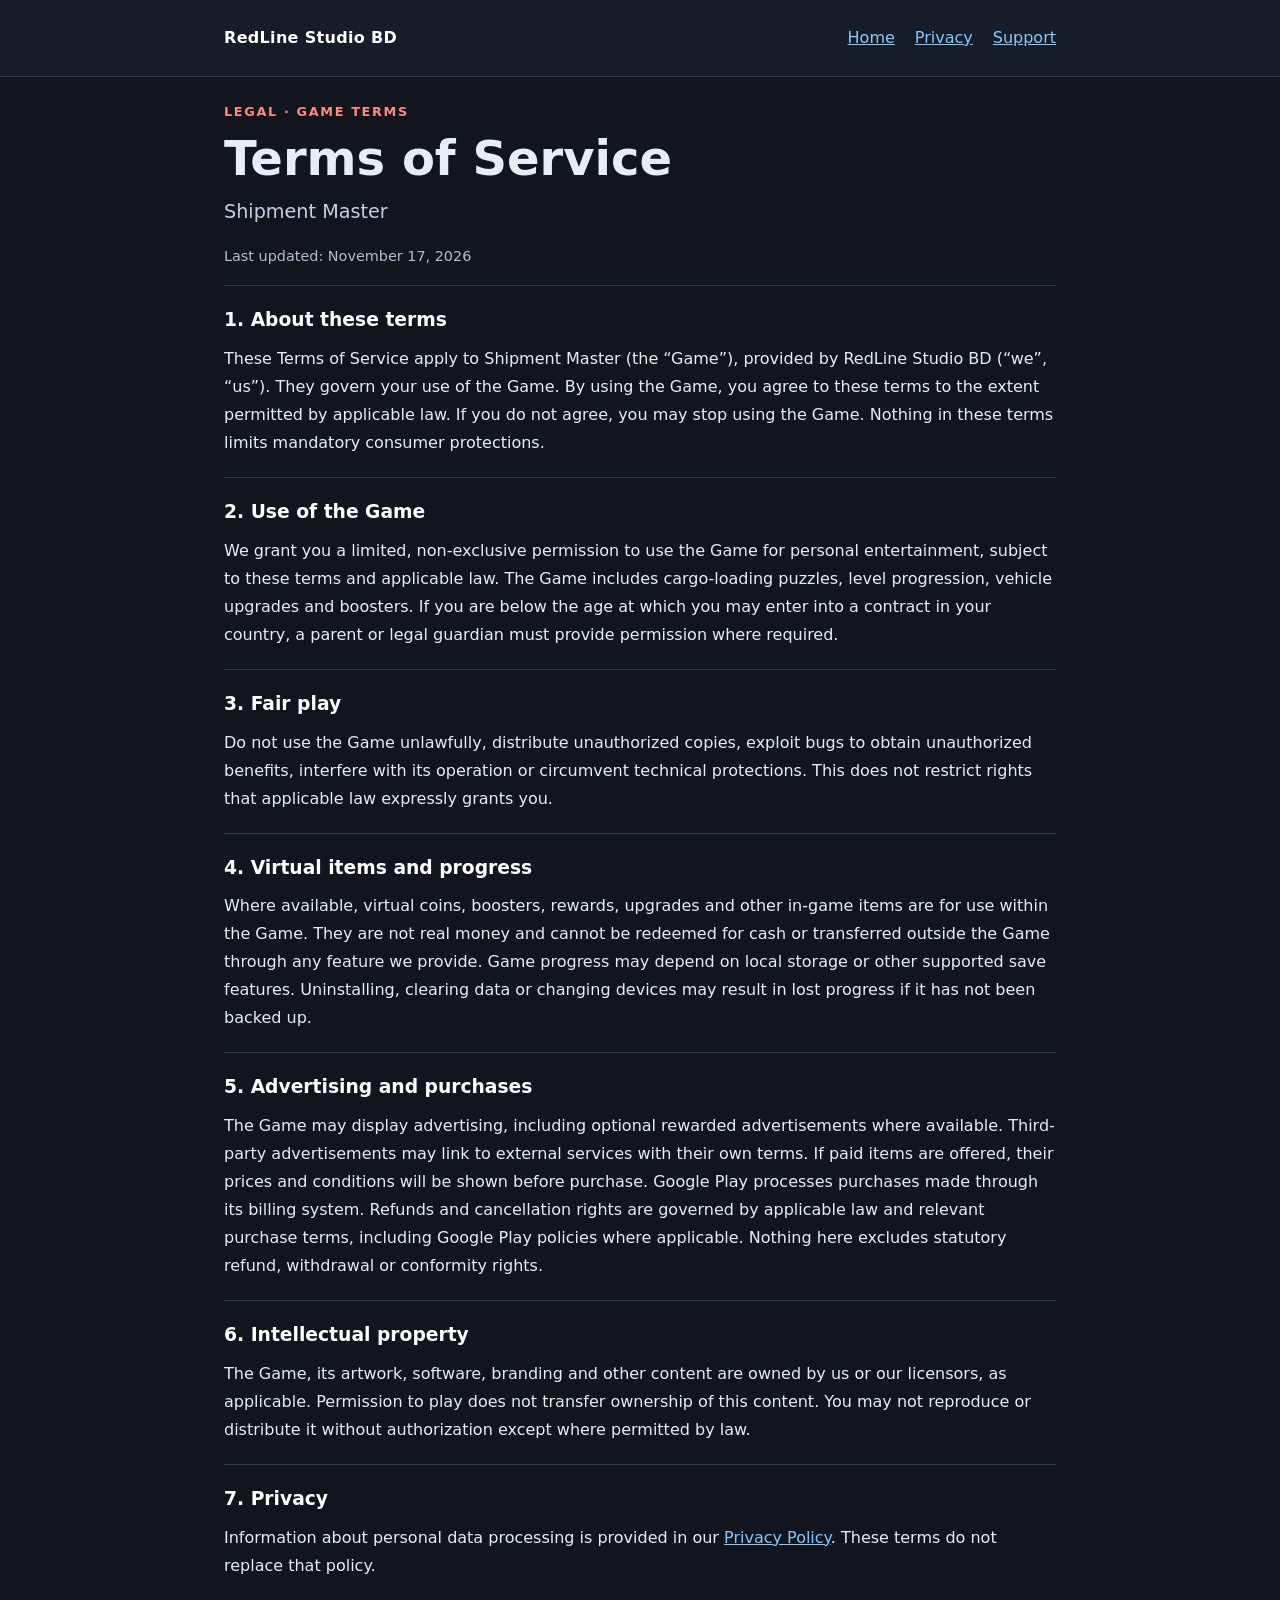
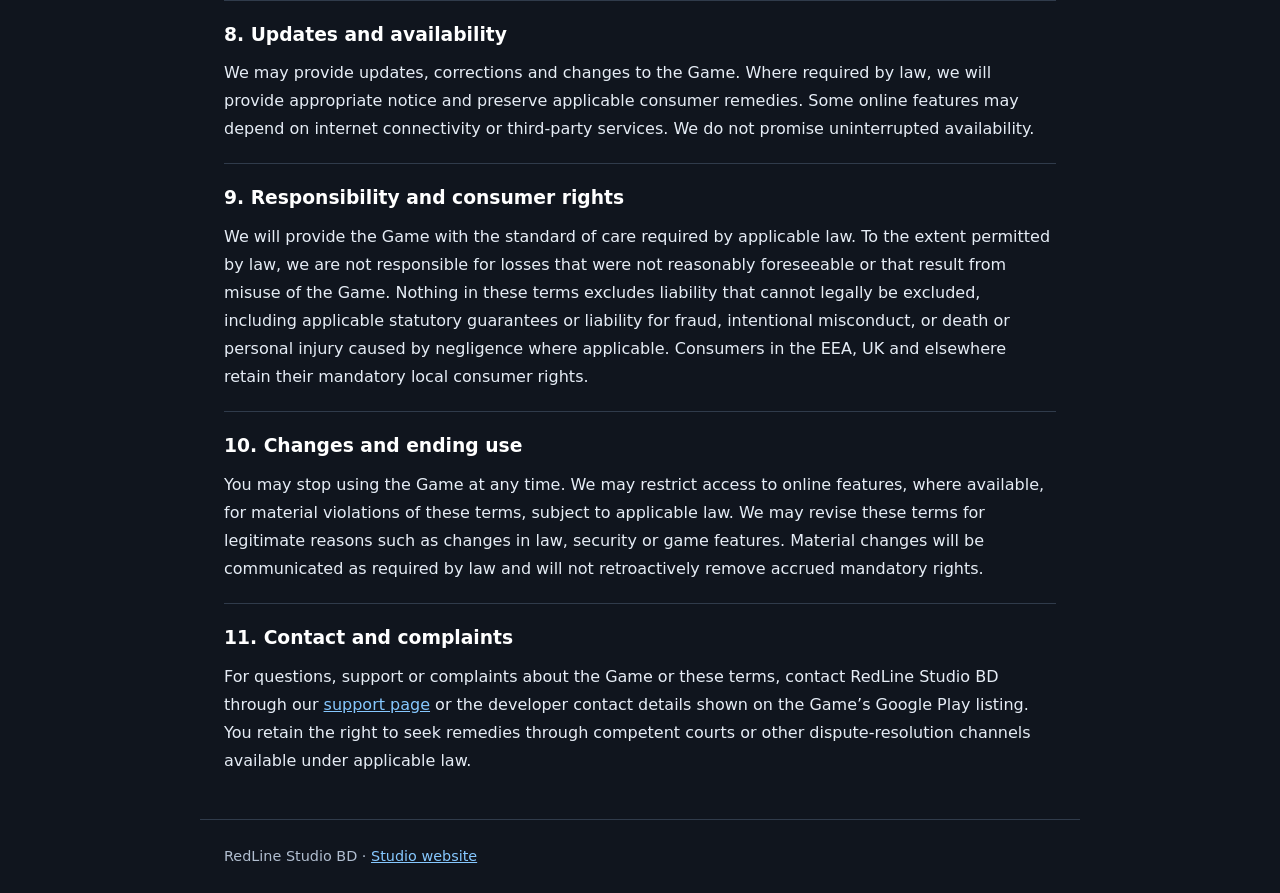
<file: terms-shipmentmaster.html>
<!doctype html>
<html lang="en"><head><meta charset="utf-8"><meta name="viewport" content="width=device-width,initial-scale=1"><meta name="description" content="Terms of Service for Shipment Master by RedLine Studio BD"><title>Shipment Master | Terms of Service</title><link rel="icon" href="favicon.svg" type="image/svg+xml"><style>
*{box-sizing:border-box}body{margin:0;background:#10151e;color:#e6edf6;font:16px/1.75 system-ui,-apple-system,BlinkMacSystemFont,'Segoe UI',sans-serif}header{border-bottom:1px solid #303b4b;background:#151d29}nav,main,footer{max-width:880px;margin:auto;padding:24px}nav{display:flex;align-items:center;gap:20px;flex-wrap:wrap}nav strong{color:#fff;margin-right:auto;letter-spacing:.02em}a{color:#86c8ff}a:focus-visible{outline:2px solid #86c8ff;outline-offset:4px}.label{text-transform:uppercase;letter-spacing:.13em;color:#ff8b80;font-size:.8rem;font-weight:700}h1{font-size:clamp(2rem,5vw,3rem);line-height:1.15;margin:.5rem 0}.sub{font-size:1.2rem;color:#c2d1e4}section{border-top:1px solid #303b4b;padding:18px 0 4px}h2{font-size:1.17rem;margin:0 0 .5rem;color:#fff}p{margin:0 0 1rem}footer{color:#b1bed0;border-top:1px solid #303b4b;font-size:.9rem}.date{color:#b1bed0;font-size:.9rem}
</style></head><body><header><nav><strong>RedLine Studio BD</strong><a href="index.html">Home</a><a href="privacy.html">Privacy</a><a href="support.html">Support</a></nav></header><main><div class="label">Legal · Game terms</div><h1>Terms of Service</h1><p class="sub">Shipment Master</p><p class="date">Last updated: November 17, 2026</p><section><h2>1. About these terms</h2><p>These Terms of Service apply to Shipment Master (the “Game”), provided by RedLine Studio BD (“we”, “us”). They govern your use of the Game. By using the Game, you agree to these terms to the extent permitted by applicable law. If you do not agree, you may stop using the Game. Nothing in these terms limits mandatory consumer protections.</p></section>
<section><h2>2. Use of the Game</h2><p>We grant you a limited, non-exclusive permission to use the Game for personal entertainment, subject to these terms and applicable law. The Game includes cargo-loading puzzles, level progression, vehicle upgrades and boosters. If you are below the age at which you may enter into a contract in your country, a parent or legal guardian must provide permission where required.</p></section>
<section><h2>3. Fair play</h2><p>Do not use the Game unlawfully, distribute unauthorized copies, exploit bugs to obtain unauthorized benefits, interfere with its operation or circumvent technical protections. This does not restrict rights that applicable law expressly grants you.</p></section>
<section><h2>4. Virtual items and progress</h2><p>Where available, virtual coins, boosters, rewards, upgrades and other in-game items are for use within the Game. They are not real money and cannot be redeemed for cash or transferred outside the Game through any feature we provide. Game progress may depend on local storage or other supported save features. Uninstalling, clearing data or changing devices may result in lost progress if it has not been backed up.</p></section>
<section><h2>5. Advertising and purchases</h2><p>The Game may display advertising, including optional rewarded advertisements where available. Third-party advertisements may link to external services with their own terms. If paid items are offered, their prices and conditions will be shown before purchase. Google Play processes purchases made through its billing system. Refunds and cancellation rights are governed by applicable law and relevant purchase terms, including Google Play policies where applicable. Nothing here excludes statutory refund, withdrawal or conformity rights.</p></section>
<section><h2>6. Intellectual property</h2><p>The Game, its artwork, software, branding and other content are owned by us or our licensors, as applicable. Permission to play does not transfer ownership of this content. You may not reproduce or distribute it without authorization except where permitted by law.</p></section>
<section><h2>7. Privacy</h2><p>Information about personal data processing is provided in our <a href="privacy.html">Privacy Policy</a>. These terms do not replace that policy.</p></section>
<section><h2>8. Updates and availability</h2><p>We may provide updates, corrections and changes to the Game. Where required by law, we will provide appropriate notice and preserve applicable consumer remedies. Some online features may depend on internet connectivity or third-party services. We do not promise uninterrupted availability.</p></section>
<section><h2>9. Responsibility and consumer rights</h2><p>We will provide the Game with the standard of care required by applicable law. To the extent permitted by law, we are not responsible for losses that were not reasonably foreseeable or that result from misuse of the Game. Nothing in these terms excludes liability that cannot legally be excluded, including applicable statutory guarantees or liability for fraud, intentional misconduct, or death or personal injury caused by negligence where applicable. Consumers in the EEA, UK and elsewhere retain their mandatory local consumer rights.</p></section>
<section><h2>10. Changes and ending use</h2><p>You may stop using the Game at any time. We may restrict access to online features, where available, for material violations of these terms, subject to applicable law. We may revise these terms for legitimate reasons such as changes in law, security or game features. Material changes will be communicated as required by law and will not retroactively remove accrued mandatory rights.</p></section>
<section><h2>11. Contact and complaints</h2><p>For questions, support or complaints about the Game or these terms, contact RedLine Studio BD through our <a href="support.html">support page</a> or the developer contact details shown on the Game’s Google Play listing. You retain the right to seek remedies through competent courts or other dispute-resolution channels available under applicable law.</p></section></main><footer>RedLine Studio BD · <a href="index.html">Studio website</a></footer></body></html>
</file>
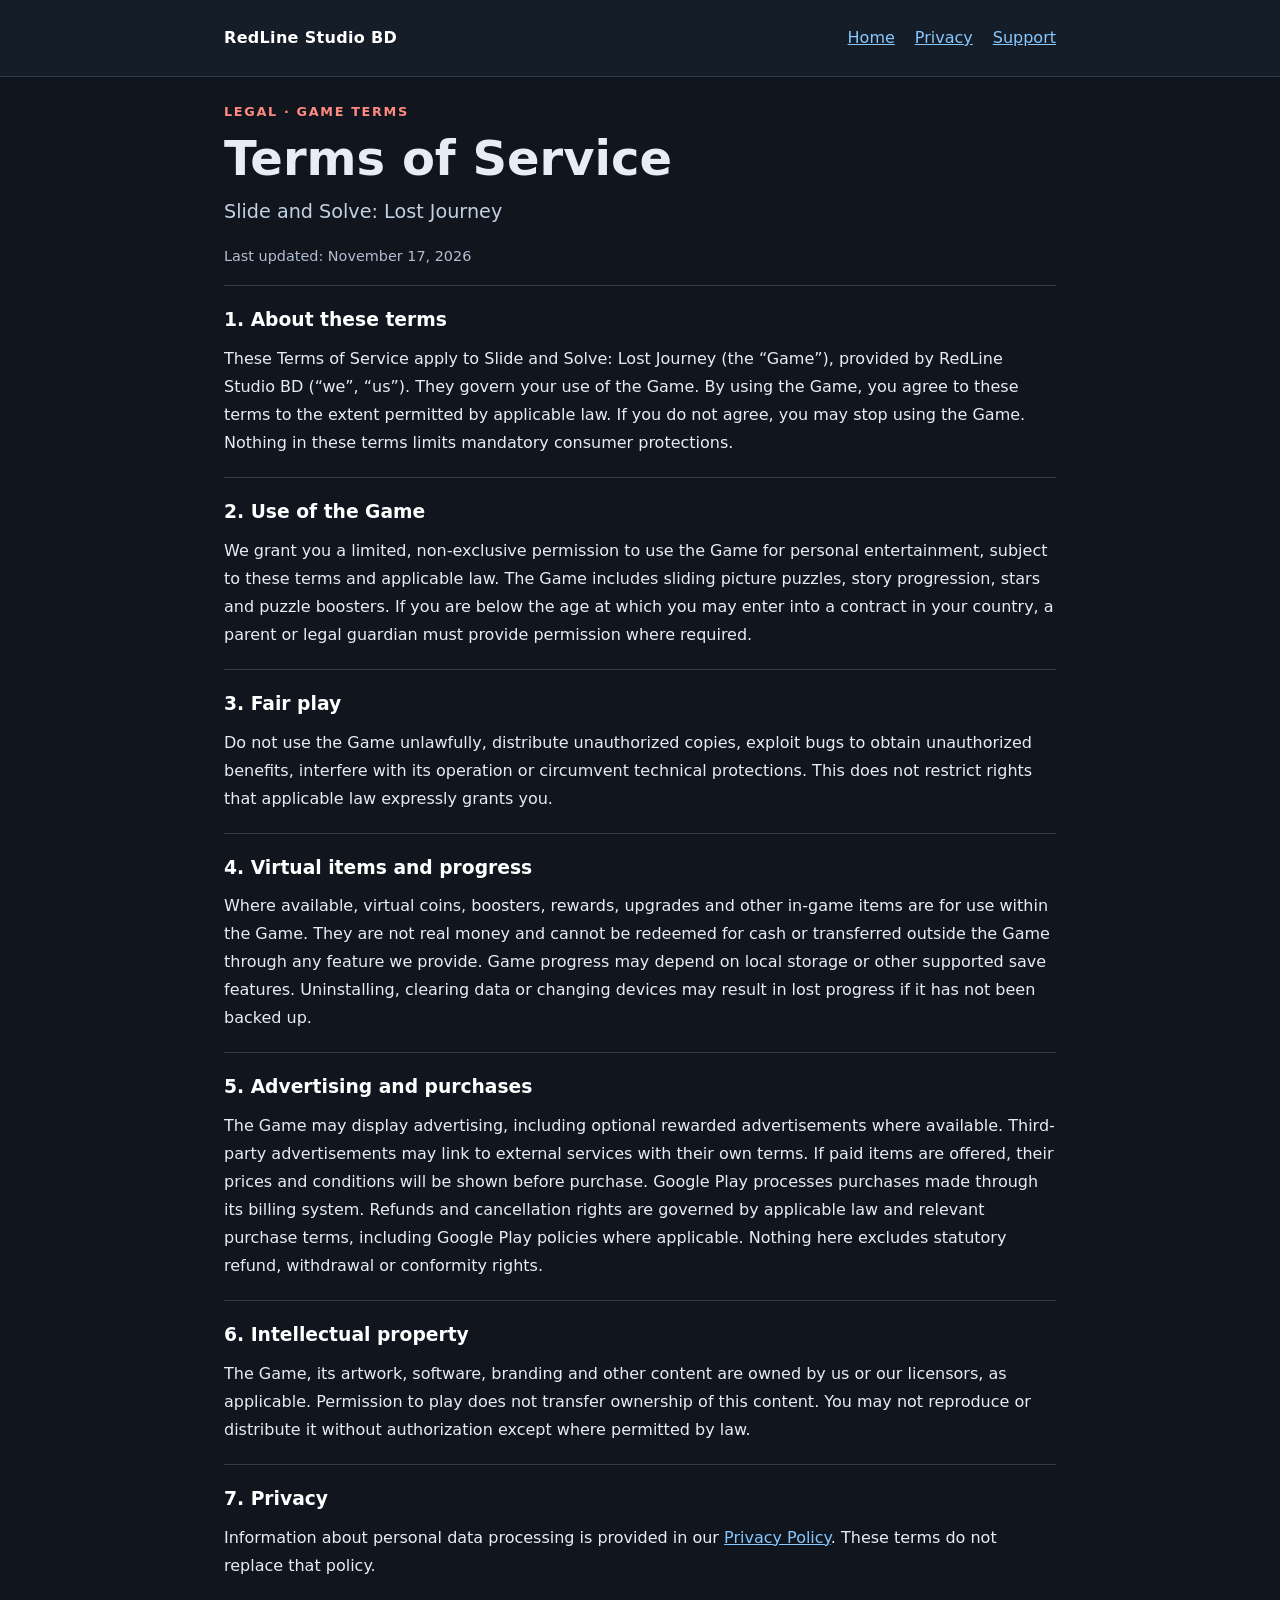
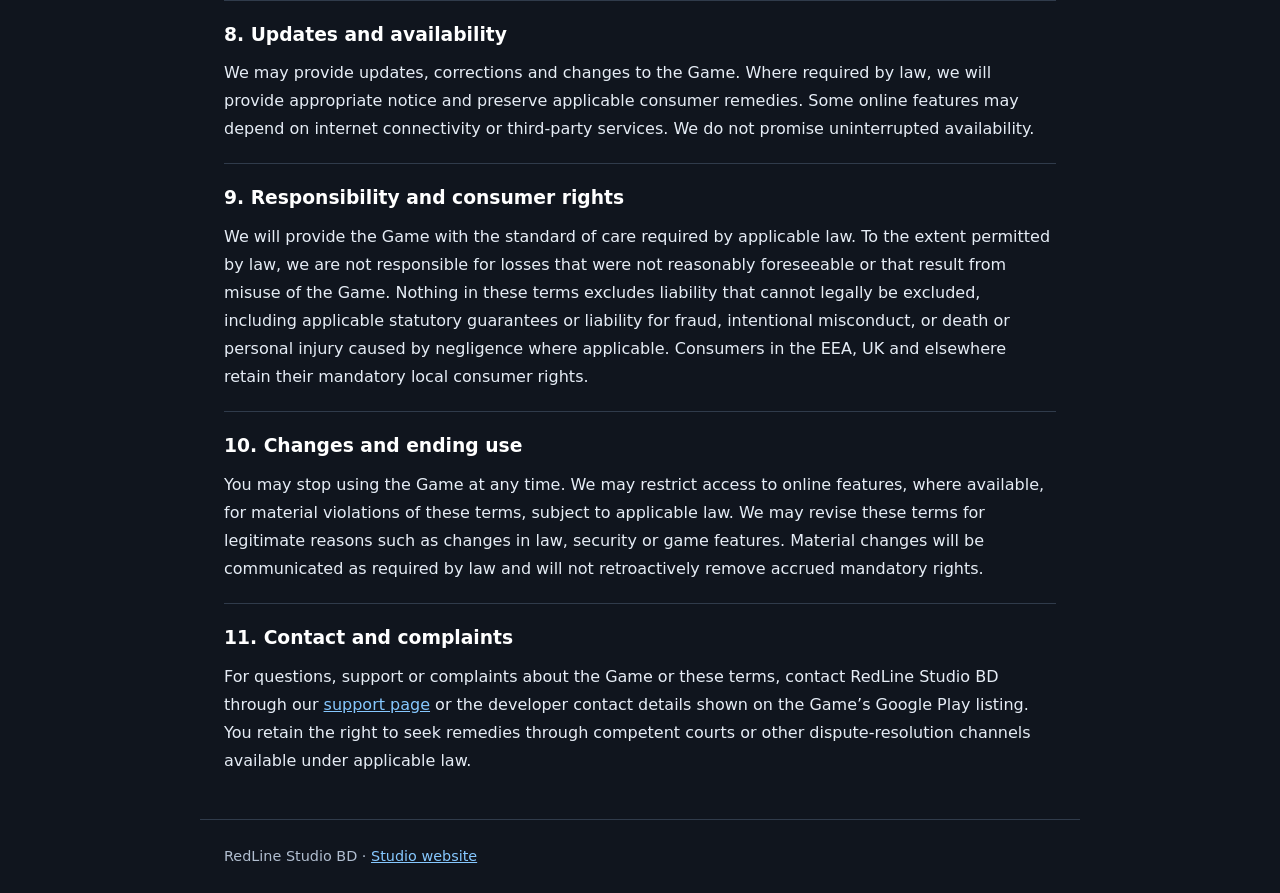
<file: terms-slideandsolve.html>
<!doctype html>
<html lang="en"><head><meta charset="utf-8"><meta name="viewport" content="width=device-width,initial-scale=1"><meta name="description" content="Terms of Service for Slide and Solve: Lost Journey by RedLine Studio BD"><title>Slide and Solve: Lost Journey | Terms of Service</title><link rel="icon" href="favicon.svg" type="image/svg+xml"><style>
*{box-sizing:border-box}body{margin:0;background:#10151e;color:#e6edf6;font:16px/1.75 system-ui,-apple-system,BlinkMacSystemFont,'Segoe UI',sans-serif}header{border-bottom:1px solid #303b4b;background:#151d29}nav,main,footer{max-width:880px;margin:auto;padding:24px}nav{display:flex;align-items:center;gap:20px;flex-wrap:wrap}nav strong{color:#fff;margin-right:auto;letter-spacing:.02em}a{color:#86c8ff}a:focus-visible{outline:2px solid #86c8ff;outline-offset:4px}.label{text-transform:uppercase;letter-spacing:.13em;color:#ff8b80;font-size:.8rem;font-weight:700}h1{font-size:clamp(2rem,5vw,3rem);line-height:1.15;margin:.5rem 0}.sub{font-size:1.2rem;color:#c2d1e4}section{border-top:1px solid #303b4b;padding:18px 0 4px}h2{font-size:1.17rem;margin:0 0 .5rem;color:#fff}p{margin:0 0 1rem}footer{color:#b1bed0;border-top:1px solid #303b4b;font-size:.9rem}.date{color:#b1bed0;font-size:.9rem}
</style></head><body><header><nav><strong>RedLine Studio BD</strong><a href="index.html">Home</a><a href="privacy.html">Privacy</a><a href="support.html">Support</a></nav></header><main><div class="label">Legal · Game terms</div><h1>Terms of Service</h1><p class="sub">Slide and Solve: Lost Journey</p><p class="date">Last updated: November 17, 2026</p><section><h2>1. About these terms</h2><p>These Terms of Service apply to Slide and Solve: Lost Journey (the “Game”), provided by RedLine Studio BD (“we”, “us”). They govern your use of the Game. By using the Game, you agree to these terms to the extent permitted by applicable law. If you do not agree, you may stop using the Game. Nothing in these terms limits mandatory consumer protections.</p></section>
<section><h2>2. Use of the Game</h2><p>We grant you a limited, non-exclusive permission to use the Game for personal entertainment, subject to these terms and applicable law. The Game includes sliding picture puzzles, story progression, stars and puzzle boosters. If you are below the age at which you may enter into a contract in your country, a parent or legal guardian must provide permission where required.</p></section>
<section><h2>3. Fair play</h2><p>Do not use the Game unlawfully, distribute unauthorized copies, exploit bugs to obtain unauthorized benefits, interfere with its operation or circumvent technical protections. This does not restrict rights that applicable law expressly grants you.</p></section>
<section><h2>4. Virtual items and progress</h2><p>Where available, virtual coins, boosters, rewards, upgrades and other in-game items are for use within the Game. They are not real money and cannot be redeemed for cash or transferred outside the Game through any feature we provide. Game progress may depend on local storage or other supported save features. Uninstalling, clearing data or changing devices may result in lost progress if it has not been backed up.</p></section>
<section><h2>5. Advertising and purchases</h2><p>The Game may display advertising, including optional rewarded advertisements where available. Third-party advertisements may link to external services with their own terms. If paid items are offered, their prices and conditions will be shown before purchase. Google Play processes purchases made through its billing system. Refunds and cancellation rights are governed by applicable law and relevant purchase terms, including Google Play policies where applicable. Nothing here excludes statutory refund, withdrawal or conformity rights.</p></section>
<section><h2>6. Intellectual property</h2><p>The Game, its artwork, software, branding and other content are owned by us or our licensors, as applicable. Permission to play does not transfer ownership of this content. You may not reproduce or distribute it without authorization except where permitted by law.</p></section>
<section><h2>7. Privacy</h2><p>Information about personal data processing is provided in our <a href="privacy.html">Privacy Policy</a>. These terms do not replace that policy.</p></section>
<section><h2>8. Updates and availability</h2><p>We may provide updates, corrections and changes to the Game. Where required by law, we will provide appropriate notice and preserve applicable consumer remedies. Some online features may depend on internet connectivity or third-party services. We do not promise uninterrupted availability.</p></section>
<section><h2>9. Responsibility and consumer rights</h2><p>We will provide the Game with the standard of care required by applicable law. To the extent permitted by law, we are not responsible for losses that were not reasonably foreseeable or that result from misuse of the Game. Nothing in these terms excludes liability that cannot legally be excluded, including applicable statutory guarantees or liability for fraud, intentional misconduct, or death or personal injury caused by negligence where applicable. Consumers in the EEA, UK and elsewhere retain their mandatory local consumer rights.</p></section>
<section><h2>10. Changes and ending use</h2><p>You may stop using the Game at any time. We may restrict access to online features, where available, for material violations of these terms, subject to applicable law. We may revise these terms for legitimate reasons such as changes in law, security or game features. Material changes will be communicated as required by law and will not retroactively remove accrued mandatory rights.</p></section>
<section><h2>11. Contact and complaints</h2><p>For questions, support or complaints about the Game or these terms, contact RedLine Studio BD through our <a href="support.html">support page</a> or the developer contact details shown on the Game’s Google Play listing. You retain the right to seek remedies through competent courts or other dispute-resolution channels available under applicable law.</p></section></main><footer>RedLine Studio BD · <a href="index.html">Studio website</a></footer></body></html>
</file>
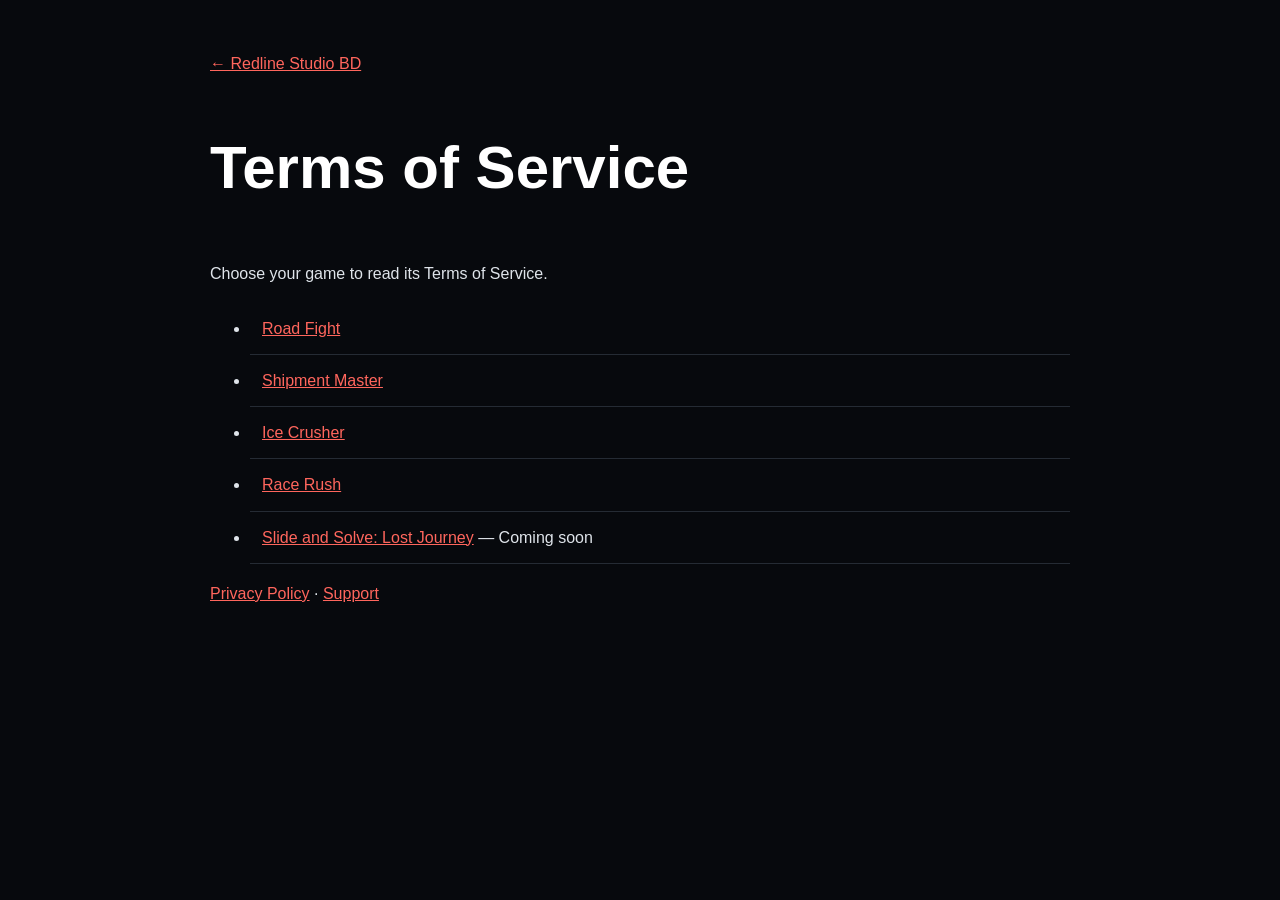
<file: terms.html>
<!doctype html><html lang="en"><head><meta charset="utf-8"><meta name="viewport" content="width=device-width,initial-scale=1"><title>Terms of Service — Redline Studio BD</title><link rel="icon" href="/favicon.svg"><style>body{margin:0;background:#07090d;color:#dfe4ea;font:16px/1.7 Arial,sans-serif}main{max-width:860px;margin:auto;padding:50px 24px 90px}a{color:#ff665d}h1{font-size:clamp(32px,7vw,60px);color:white}li{padding:12px;border-bottom:1px solid #252b34}</style></head><body><main><a href="/">← Redline Studio BD</a><h1>Terms of Service</h1><p>Choose your game to read its Terms of Service.</p><ul><li><a href="/terms-roadfight.html">Road Fight</a></li><li><a href="/terms-shipmentmaster.html">Shipment Master</a></li><li><a href="/terms-icecrusher.html">Ice Crusher</a></li><li><a href="/terms-racerush.html">Race Rush</a></li><li><a href="/terms-slideandsolve.html">Slide and Solve: Lost Journey</a> — Coming soon</li></ul><p><a href="/privacy.html">Privacy Policy</a> · <a href="/support.html">Support</a></p></main></body></html>
</file>
<file: assets/index-Hwi8wOhO.css>
@import "https://fonts.googleapis.com/css2?family=Barlow+Condensed:ital,wght@0,500;0,600;0,700;0,800;1,700&family=Inter:wght@400;500;600;700&display=swap";:root{--bg:#07090d;--panel:#0d1118;--ink:#f4f6f8;--muted:#939daa;--line:#202733;--red:#ff3b30;--orange:#ff6b2c;--cyan:#37d6ed;--blue:#448aff;--display:"Barlow Condensed",sans-serif;--body:"Inter",sans-serif}*{box-sizing:border-box}html{scroll-behavior:smooth}body{background:var(--bg);color:var(--ink);font-family:var(--body);margin:0;overflow-x:hidden}a{color:inherit;text-decoration:none}img{max-width:100%;display:block}.site-header{z-index:20;border-bottom:1px solid #ffffff14;justify-content:space-between;align-items:center;max-width:1460px;height:84px;margin:auto;padding:0 48px;display:flex;position:relative}.brand{font-family:var(--display);letter-spacing:.08em;align-items:center;gap:12px;font-size:17px;font-weight:700;display:flex}.brand b{color:var(--red)}.site-header nav{color:#c3cad3;align-items:center;gap:34px;font-size:13px;font-weight:600;display:flex}.site-header nav a:hover{color:#fff}.nav-cta{border:1px solid #39414d;padding:12px 18px}.hero{grid-template-columns:.9fr 1.1fr;align-items:center;gap:70px;max-width:1460px;min-height:720px;margin:auto;padding:70px 48px 90px;display:grid;position:relative}.hero-glow{filter:blur(110px);pointer-events:none;background:#ff35301f;border-radius:50%;width:540px;height:540px;position:absolute;top:60px;left:-300px}.eyebrow{font:700 12px var(--body);letter-spacing:.18em;text-transform:uppercase;color:#9da6b1;align-items:center;gap:10px;display:flex}.eyebrow span{background:var(--red);width:26px;height:2px}h1,h2,h3{font-family:var(--display);text-transform:uppercase;margin:0;line-height:.9}h1{letter-spacing:-.045em;font-size:clamp(82px,8vw,132px)}h1 em{color:var(--red);font-style:italic}.hero-lead{color:#a9b2bd;max-width:550px;margin:30px 0;font-size:16px;line-height:1.75}.hero-actions{flex-wrap:wrap;gap:12px;display:flex}.button{border:1px solid #303845;padding:15px 20px;font-size:13px;font-weight:700}.button.primary{background:var(--red);border-color:var(--red)}.button.primary span{margin-left:20px}.button.ghost:hover{border-color:#fff}.hero-stats{border-top:1px solid var(--line);gap:42px;margin-top:58px;padding-top:26px;display:flex}.hero-stats div{flex-direction:column;display:flex}.hero-stats strong{font:700 30px var(--display)}.hero-stats span{color:#858f9a;text-transform:uppercase;letter-spacing:.08em;font-size:11px}.hero-art{background:#0b0e14;border:1px solid #2b323d;padding:12px;position:relative;transform:perspective(1200px)rotateY(-3deg);box-shadow:0 35px 90px #0000008c}.hero-art img{aspect-ratio:1;object-fit:cover;width:100%}.release-tag{z-index:2;-webkit-backdrop-filter:blur(8px);backdrop-filter:blur(8px);letter-spacing:.17em;background:#07090de0;padding:10px 13px;font-size:10px;font-weight:700;position:absolute;top:28px;left:28px}.release-tag span,.available i,.coming-pill i{background:var(--red);width:7px;height:7px;box-shadow:0 0 12px var(--red);border-radius:50%;margin-right:7px;display:inline-block}.hero-game-meta{text-shadow:0 2px 10px #000;justify-content:space-between;align-items:end;display:flex;position:absolute;bottom:30px;left:34px;right:34px}.hero-game-meta span{letter-spacing:.18em;color:#ff8c82;font-size:10px;font-weight:800}.hero-game-meta h2{font-size:58px}.hero-game-meta p{text-transform:uppercase;letter-spacing:.12em;font-size:11px}.games-section{background:#0a0d12;border-top:1px solid #181e27;border-bottom:1px solid #181e27;padding:110px max(48px,50vw - 682px)}.section-heading{justify-content:space-between;align-items:end;margin-bottom:45px;display:flex}.section-heading h2,.studio-title h2,.upcoming-copy h2{letter-spacing:-.025em;font-size:clamp(50px,5vw,76px)}.section-heading>p{color:#909aa5;max-width:390px;font-size:14px;line-height:1.65}.games-grid{grid-template-columns:repeat(3,1fr);gap:18px;display:grid}.game-card{background:#0d1219;border:1px solid #202834;min-width:0;transition:transform .25s,border-color .25s}.game-card:hover{border-color:#46505e;transform:translateY(-6px)}.game-image{aspect-ratio:1.32;position:relative;overflow:hidden}.game-image:after{content:"";background:linear-gradient(#0000 42%,#0d1219 100%);position:absolute;inset:0}.game-image img{object-fit:cover;width:100%;height:100%;transition:transform .45s}.game-card:hover .game-image img{transform:scale(1.035)}.available{z-index:2;letter-spacing:.13em;background:#05070be0;padding:8px 10px;font-size:9px;font-weight:800;position:absolute;top:18px;left:18px}.available i{background:#4ce28a;box-shadow:0 0 10px #4ce28a}.card-number{z-index:2;font:800 64px var(--display);color:#ffffff24;position:absolute;bottom:-8px;right:16px}.game-content{padding:8px 26px 28px}.game-category{text-transform:uppercase;letter-spacing:.14em;font-weight:700;font-size:10px!important}.orange .game-category{color:var(--orange)}.cyan .game-category{color:var(--cyan)}.blue .game-category{color:var(--blue)}.game-content h3{letter-spacing:-.02em;font-size:42px}.game-content>p{color:#909aa5;font-size:13px;line-height:1.65}.game-content>a{border-top:1px solid #252d38;align-items:center;gap:10px;margin-top:22px;padding-top:20px;display:flex}.game-content svg{fill:#fff;width:24px;height:24px}.game-content>a span{font-size:15px;font-weight:600;line-height:1.1}.game-content small{letter-spacing:.15em;color:#8c96a2;font-size:7px;display:block}.game-content>a b{margin-left:auto}.upcoming-section{background:#0c1016;border:1px solid #242b36;grid-template-columns:1.15fr .85fr;max-width:1364px;min-height:560px;margin:130px auto;display:grid}.upcoming-art{position:relative;overflow:hidden}.upcoming-art:after{content:"";background:linear-gradient(90deg,#0000 55%,#0c1016 100%);position:absolute;inset:0}.upcoming-art img{object-fit:cover;width:100%;height:100%}.upcoming-copy{z-index:2;padding:70px 58px 60px 20px;position:relative}.upcoming-copy>p:not(.eyebrow){color:#9ca5b0;line-height:1.7}.feature-list{flex-direction:column;gap:12px;margin:28px 0;display:flex}.feature-list span:before{content:"+";color:var(--red);margin-right:10px}.coming-pill{letter-spacing:.14em;border:1px solid #363f4b;padding:13px 16px;font-size:10px;font-weight:800;display:inline-block}.studio-section{border-top:1px solid var(--line);border-bottom:1px solid var(--line);grid-template-columns:1fr 1fr;gap:100px;max-width:1364px;margin:0 auto 130px;padding:80px 0;display:grid}.studio-copy>p{color:#adb6c0;margin:0 0 40px;font-size:18px;line-height:1.75}.values>div{border-top:1px solid var(--line);color:#7e8996;grid-template-columns:42px 1fr;padding:20px 0;font-size:13px;display:grid}.values b{color:var(--red);font:700 14px var(--display)}.values strong{color:#fff;text-transform:uppercase;font:700 18px var(--display);letter-spacing:.03em;display:block}.contact-section{text-align:center;background:radial-gradient(circle,#ff3b3021,#0000 55%);padding:110px 20px}.contact-section .eyebrow{justify-content:center}.contact-section h2{font-size:clamp(70px,9vw,128px)}.contact-section>p:not(.eyebrow){color:#9da7b2}.contact-section>a{border-bottom:1px solid #596270;gap:70px;margin-top:20px;padding:16px 20px;font-weight:600;display:inline-flex}.contact-section>a span{color:var(--red)}footer{color:#75808c;border-top:1px solid var(--line);justify-content:space-between;align-items:center;max-width:1364px;margin:auto;padding:34px 0;font-size:11px;display:flex}footer>div{gap:20px;display:flex}footer a:hover{color:#fff}@media (width<=1100px){.site-header,.hero{padding-left:24px;padding-right:24px}.hero{grid-template-columns:1fr;gap:45px}.hero-art{max-width:760px}.games-section{padding-left:24px;padding-right:24px}.games-grid{grid-template-columns:1fr 1fr}.game-card:last-child{grid-column:span 2}.upcoming-section,.studio-section,footer{margin-left:24px;margin-right:24px}.upcoming-section{grid-template-columns:1fr}.upcoming-art{max-height:540px}.upcoming-art:after{background:linear-gradient(#0000 55%,#0c1016 100%)}.upcoming-copy{padding:50px}.studio-section{gap:45px}}@media (width<=720px){.site-header{height:70px}.site-header nav a:not(.nav-cta){display:none}.nav-cta{padding:9px 12px}.hero{padding-top:50px}.hero-art{transform:none}.hero-game-meta h2{font-size:42px}.hero-stats{gap:22px}.hero-stats strong{font-size:25px}.section-heading{display:block}.section-heading>p{margin-top:20px}.games-grid{grid-template-columns:1fr}.game-card:last-child{grid-column:auto}.upcoming-section{margin:70px 14px}.upcoming-copy{padding:35px 24px}.studio-section{grid-template-columns:1fr;margin:70px 24px;padding:60px 0}.contact-section>a{gap:20px;font-size:13px}footer{text-align:center;flex-direction:column;gap:22px;margin:0 24px}.hero-game-meta p{display:none}}@media (prefers-reduced-motion:reduce){html{scroll-behavior:auto}.game-card,.game-image img{transition:none}}
</file>
